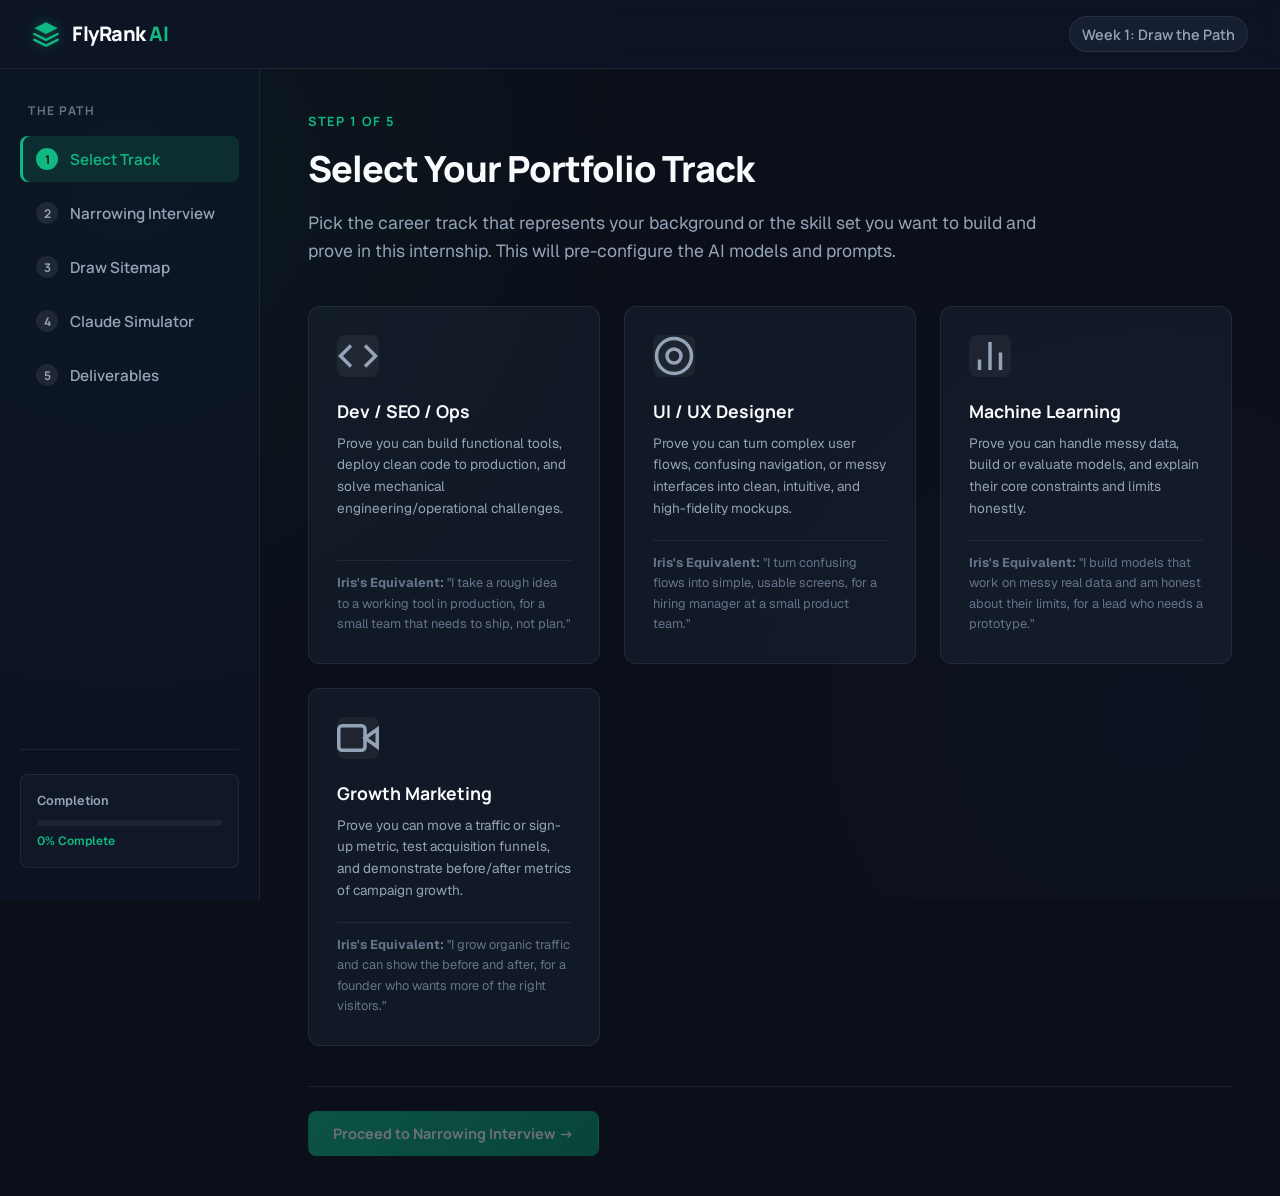
<file: index.html>
<!DOCTYPE html>
<html lang="en">
<head>
  <meta charset="UTF-8">
  <meta name="viewport" content="width=device-width, initial-scale=1.0">
  <title>Portfolio Pathbuilder & Claude Project Simulator · Week 1 · FlyRank AI</title>
  <meta name="description" content="An interactive tool to design your portfolio sitemap, simulate the Claude Project interview and pressure-test, and prepare your Week 1 deliverables.">
  <link rel="preconnect" href="https://fonts.googleapis.com">
  <link rel="preconnect" href="https://fonts.gstatic.com" crossorigin>
  <link href="https://fonts.googleapis.com/css2?family=Geist:wght@300;400;500;600;700&family=Manrope:wght@400;500;600;700;800&display=swap" rel="stylesheet">
  <link rel="stylesheet" href="styles.css">
</head>
<body>

  <!-- Top Bar -->
  <header class="topbar">
    <div class="inner-header">
      <div class="logo-area">
        <svg class="flyrank-logo" viewBox="0 0 24 24" fill="none" xmlns="http://www.w3.org/2000/svg">
          <path d="M12 2L2 7L12 12L22 7L12 2Z" fill="#10B981" />
          <path d="M2 17L12 22L22 17" stroke="#10B981" stroke-width="2" stroke-linecap="round" stroke-linejoin="round" />
          <path d="M2 12L12 17L22 12" stroke="#10B981" stroke-width="2" stroke-linecap="round" stroke-linejoin="round" />
        </svg>
        <span class="logo-text">FlyRank <span class="accent">AI</span></span>
      </div>
      <div class="tagline">Week 1: Draw the Path</div>
    </div>
  </header>

  <!-- App Container -->
  <div class="app-container">
    
    <!-- Sidebar Navigation -->
    <aside class="sidebar" id="app-sidebar">
      <div class="nav-group">
        <div class="nav-group-title">The Path</div>
        <button class="nav-item active" id="nav-btn-track" data-target="view-track">
          <span class="step-num">1</span> Select Track
        </button>
        <button class="nav-item" id="nav-btn-interview" data-target="view-interview">
          <span class="step-num">2</span> Narrowing Interview
        </button>
        <button class="nav-item" id="nav-btn-sitemap" data-target="view-sitemap">
          <span class="step-num">3</span> Draw Sitemap
        </button>
        <button class="nav-item" id="nav-btn-claude" data-target="view-claude">
          <span class="step-num">4</span> Claude Simulator
        </button>
        <button class="nav-item" id="nav-btn-deliver" data-target="view-deliver">
          <span class="step-num">5</span> Deliverables
        </button>
      </div>

      <div class="sidebar-footer">
        <div class="progress-card">
          <div class="progress-title">Completion</div>
          <div class="progress-bar-container">
            <div class="progress-bar" id="overall-progress" style="width: 20%"></div>
          </div>
          <div class="progress-text" id="progress-percent-text">20% Complete</div>
        </div>
      </div>
    </aside>

    <!-- Main View Content -->
    <main class="main-content" id="main-content-panel">
      
      <!-- STEP 1: SELECT TRACK -->
      <section class="view-panel active" id="view-track">
        <div class="panel-header">
          <span class="eyebrow">Step 1 of 5</span>
          <h1>Select Your Portfolio Track</h1>
          <p class="lead">Pick the career track that represents your background or the skill set you want to build and prove in this internship. This will pre-configure the AI models and prompts.</p>
        </div>

        <div class="grid-cards">
          <!-- Card 1: Dev/SEO/Ops -->
          <div class="track-card" id="track-card-dev" onclick="selectTrack('dev')">
            <div class="track-icon">
              <svg viewBox="0 0 24 24" fill="none" stroke="currentColor" stroke-width="2"><polyline points="16 18 22 12 16 6"></polyline><polyline points="8 6 2 12 8 18"></polyline></svg>
            </div>
            <div class="track-title">Dev / SEO / Ops</div>
            <div class="track-desc">Prove you can build functional tools, deploy clean code to production, and solve mechanical engineering/operational challenges.</div>
            <div class="track-example"><b>Iris's Equivalent:</b> "I take a rough idea to a working tool in production, for a small team that needs to ship, not plan."</div>
          </div>

          <!-- Card 2: UI/UX -->
          <div class="track-card" id="track-card-design" onclick="selectTrack('design')">
            <div class="track-icon">
              <svg viewBox="0 0 24 24" fill="none" stroke="currentColor" stroke-width="2"><path d="M12 22C17.5228 22 22 17.5228 22 12C22 6.47715 17.5228 2 12 2C6.47715 2 2 6.47715 2 12C2 17.5228 6.47715 22 12 22Z"></path><path d="M12 16C14.2091 16 16 14.2091 16 12C16 9.79086 14.2091 8 12 8C9.79086 8 8 9.79086 8 12C8 14.2091 9.79086 16 12 16Z"></path></svg>
            </div>
            <div class="track-title">UI / UX Designer</div>
            <div class="track-desc">Prove you can turn complex user flows, confusing navigation, or messy interfaces into clean, intuitive, and high-fidelity mockups.</div>
            <div class="track-example"><b>Iris's Equivalent:</b> "I turn confusing flows into simple, usable screens, for a hiring manager at a small product team."</div>
          </div>

          <!-- Card 3: Machine Learning -->
          <div class="track-card" id="track-card-ml" onclick="selectTrack('ml')">
            <div class="track-icon">
              <svg viewBox="0 0 24 24" fill="none" stroke="currentColor" stroke-width="2"><line x1="18" y1="20" x2="18" y2="10"></line><line x1="12" y1="20" x2="12" y2="4"></line><line x1="6" y1="20" x2="6" y2="14"></line></svg>
            </div>
            <div class="track-title">Machine Learning</div>
            <div class="track-desc">Prove you can handle messy data, build or evaluate models, and explain their core constraints and limits honestly.</div>
            <div class="track-example"><b>Iris's Equivalent:</b> "I build models that work on messy real data and am honest about their limits, for a lead who needs a prototype."</div>
          </div>

          <!-- Card 4: Marketing -->
          <div class="track-card" id="track-card-marketing" onclick="selectTrack('marketing')">
            <div class="track-icon">
              <svg viewBox="0 0 24 24" fill="none" stroke="currentColor" stroke-width="2"><path d="M23 7l-7 5 7 5V7z"></path><rect x="1" y="5" width="15" height="14" rx="2" ry="2"></rect></svg>
            </div>
            <div class="track-title">Growth Marketing</div>
            <div class="track-desc">Prove you can move a traffic or sign-up metric, test acquisition funnels, and demonstrate before/after metrics of campaign growth.</div>
            <div class="track-example"><b>Iris's Equivalent:</b> "I grow organic traffic and can show the before and after, for a founder who wants more of the right visitors."</div>
          </div>
        </div>

        <div class="action-row">
          <button class="btn btn-primary" id="btn-to-step2" disabled onclick="navigateTo('view-interview')">Proceed to Narrowing Interview &rarr;</button>
        </div>
      </section>

      <!-- STEP 2: NARROWING INTERVIEW -->
      <section class="view-panel" id="view-interview">
        <div class="panel-header">
          <span class="eyebrow">Step 2 of 5</span>
          <h1>The Narrowing Interview</h1>
          <p class="lead">The core exercise is using AI as an interviewer, not an author. Chat with our simulated AI coach to formulate your unique <b>Proof Statement</b>: One Claim, One Person, One Action, and one honest line on why it needs to exist.</p>
        </div>

        <div class="chat-container">
          <div class="chat-header">
            <div class="chat-agent-info">
              <div class="agent-avatar">AI</div>
              <div>
                <div class="agent-name">AI Mentor</div>
                <div class="agent-status">Narrowing Interviewer</div>
              </div>
            </div>
            <button class="btn btn-sm btn-outline-danger" onclick="resetInterview()">Reset Chat</button>
          </div>
          
          <div class="chat-messages" id="chat-messages-box">
            <!-- Dynamically populated by JS -->
          </div>

          <div class="chat-suggestions" id="chat-suggestions-container">
            <!-- Dynamic button quick replies -->
          </div>

          <div class="chat-input-area">
            <input type="text" id="chat-input-text" placeholder="Type your answer here..." onkeydown="if(event.key === 'Enter') sendUserMessage()">
            <button class="btn btn-primary btn-icon" id="btn-send-message" onclick="sendUserMessage()">
              <svg viewBox="0 0 24 24" fill="none" stroke="currentColor" stroke-width="2"><line x1="22" y1="2" x2="11" y2="13"></line><polygon points="22 2 15 22 11 13 2 9 22 2"></polygon></svg>
            </button>
          </div>
        </div>

        <!-- Resulting Proof Statement Display -->
        <div class="proof-card-box hidden" id="proof-statement-result-box">
          <div class="proof-card-header">
            <span class="proof-badge">Active Proof Statement</span>
            <button class="btn btn-sm btn-outline" onclick="editProofStatement()">Edit Text</button>
          </div>
          <div class="proof-statement-text" id="display-proof-statement">
            <!-- Populated on approval -->
          </div>
          <div class="voice-card-text" id="display-voice-card">
            <!-- Voice card summary -->
          </div>
        </div>

        <div class="action-row">
          <button class="btn btn-secondary" onclick="navigateTo('view-track')">&larr; Back to Tracks</button>
          <button class="btn btn-primary" id="btn-to-step3" disabled onclick="navigateTo('view-sitemap')">Draw Your Sitemap &rarr;</button>
        </div>
      </section>

      <!-- STEP 3: DRAW PORTFOLIO SITEMAP -->
      <section class="view-panel" id="view-sitemap">
        <div class="panel-header">
          <span class="eyebrow">Step 3 of 5</span>
          <h1>Sketch Your Portfolio Sitemap</h1>
          <p class="lead">Draw the sitemap. It should take the absolute minimum number of pages (usually 3 or 4) to walk your visitor from landing to the one action. Every page must earn its place against your claim.</p>
        </div>

        <div class="proof-summary-bar">
          <strong>Proof Goal:</strong> <span id="sitemap-goal-summary">"Complete step 2 to display your proof statement here."</span>
        </div>

        <div class="sitemap-builder-workspace">
          <!-- Sidebar: Page Tool & Rules -->
          <div class="sitemap-sidebar">
            <div class="sb-section">
              <h3>Sitemap Rules</h3>
              <ul class="rules-list">
                <li id="rule-size" class="rule-item invalid">Small and focused (3-4 pages max)</li>
                <li id="rule-landing" class="rule-item invalid">Landing page makes the clear claim</li>
                <li id="rule-proof" class="rule-item invalid">Contains at least 1 case study/work proof</li>
                <li id="rule-cta" class="rule-item invalid">Contains contact/action page containing the CTA</li>
              </ul>
            </div>

            <div class="sb-section">
              <h3>Add Page</h3>
              <div class="form-group">
                <label for="page-name-input">Page Name</label>
                <input type="text" id="page-name-input" placeholder="e.g., Case Study: Model Evaluation">
              </div>
              <div class="form-group">
                <label for="page-role-select">Page Role / Purpose</label>
                <select id="page-role-select">
                  <option value="landing">Landing &amp; Claim (Hero)</option>
                  <option value="proof">Work &amp; Case Study (Proof)</option>
                  <option value="bio">About &amp; Experience (Bio)</option>
                  <option value="action">Contact &amp; CTA (Action)</option>
                </select>
              </div>
              <div class="form-group">
                <label for="page-desc-input">Explain how it earns its place</label>
                <textarea id="page-desc-input" placeholder="Why does this page need to exist? What does it prove?"></textarea>
              </div>
              <button class="btn btn-primary btn-block" onclick="addSitemapPage()">Add Page to Site Map</button>
            </div>
          </div>

          <!-- Canvas / Layout visualizer -->
          <div class="sitemap-canvas">
            <div class="canvas-header">
              <span class="canvas-title">Visual Sitemap Flow</span>
              <button class="btn btn-sm btn-outline" onclick="exportSitemapSVG()">Export Sitemap SVG</button>
            </div>
            
            <div class="canvas-viewport" id="sitemap-canvas-nodes">
              <!-- Nodes populated dynamically by JS -->
            </div>
          </div>
        </div>

        <div class="action-row">
          <button class="btn btn-secondary" onclick="navigateTo('view-interview')">&larr; Back to Interview</button>
          <button class="btn btn-primary" id="btn-to-step4" disabled onclick="navigateTo('view-claude')">Set up Claude Project &rarr;</button>
        </div>
      </section>

      <!-- STEP 4: CLAUDE PROJECT SIMULATOR -->
      <section class="view-panel" id="view-claude">
        <div class="panel-header">
          <span class="eyebrow">Step 4 of 5</span>
          <h1>Claude Project Simulator &amp; Pressure-Test</h1>
          <p class="lead">Simulate creating your Claude Project workspace. Feed your custom instructions to the AI tutor, paste in your sitemap, and run the <b>Pressure-Test prompt</b> to find what needs to change.</p>
        </div>

        <div class="simulator-layout">
          <!-- Left: Config Settings Mockup -->
          <div class="claude-config-mockup">
            <div class="config-header">
              <div class="claude-logo">
                <svg viewBox="0 0 100 100" fill="none" xmlns="http://www.w3.org/2000/svg" class="claude-svg">
                  <path d="M50 90C72.0914 90 90 72.0914 90 50C90 27.9086 72.0914 10 50 10C27.9086 10 10 27.9086 10 50C10 72.0914 27.9086 90 50 90Z" fill="#D97706" fill-opacity="0.1"/>
                  <path d="M50 82C67.6731 82 82 67.6731 82 50C82 32.3269 67.6731 18 50 18C32.3269 18 18 32.3269 18 50C18 67.6731 32.3269 82 50 82Z" stroke="#D97706" stroke-width="4"/>
                  <path d="M40 38C40 38 45 42 50 42C55 42 60 38 60 38" stroke="#D97706" stroke-width="4" stroke-linecap="round"/>
                  <circle cx="36" cy="50" r="4" fill="#D97706"/>
                  <circle cx="64" cy="50" r="4" fill="#D97706"/>
                </svg>
              </div>
              <div class="config-title-text">
                <h3>Claude Project Settings</h3>
                <span class="subtext">Configure custom instructions</span>
              </div>
            </div>

            <div class="form-group mt-15">
              <label for="project-name-input">Project Name</label>
              <input type="text" id="project-name-input" value="Portfolio Build - Week 1" readonly class="input-disabled">
            </div>

            <div class="form-group">
              <label for="custom-instructions-area">Custom Instructions (System Prompt)</label>
              <div class="copy-container">
                <textarea id="custom-instructions-area" rows="10" readonly class="textarea-disabled">Loading instructions...</textarea>
                <button class="btn btn-sm btn-outline copy-btn-float" onclick="copyInstructions()">Copy Instructions</button>
              </div>
              <small class="helper-text">These instructions guide Claude to act as your tutor for the remaining weeks.</small>
            </div>
            
            <div class="toolkit-checker">
              <h4>Toolkit Verification Checklist</h4>
              <label class="checkbox-container">
                <input type="checkbox" id="chk-claude" onchange="updateToolkitProgress()"> Claude account configured
                <span class="checkmark"></span>
              </label>
              <label class="checkbox-container">
                <input type="checkbox" id="chk-chatgpt" onchange="updateToolkitProgress()"> ChatGPT account configured
                <span class="checkmark"></span>
              </label>
              <label class="checkbox-container">
                <input type="checkbox" id="chk-gemini" onchange="updateToolkitProgress()"> Gemini account configured
                <span class="checkmark"></span>
              </label>
              <label class="checkbox-container">
                <input type="checkbox" id="chk-perplexity" onchange="updateToolkitProgress()"> Perplexity account configured
                <span class="checkmark"></span>
              </label>
            </div>
          </div>

          <!-- Right: Chat Mockup for Pressure Test -->
          <div class="claude-chat-mockup">
            <div class="chat-mockup-header">
              <span class="project-title">Project: Portfolio Build - Week 1</span>
              <span class="model-badge">Claude 3.5 Sonnet</span>
            </div>

            <div class="chat-mockup-messages" id="claude-simulator-messages">
              <!-- Dynamically generated pressure-test chat logs -->
            </div>

            <div class="chat-mockup-input-box" id="claude-input-trigger-box">
              <div class="prompt-hint-box">
                <span class="hint-label">Run the Pressure-Test Prompt:</span>
                <p class="hint-text">Let's send your proof statement and sitemap to Claude to review.</p>
              </div>
              <button class="btn btn-primary btn-block" id="btn-run-pressure-test" onclick="runPressureTest()">Run Pressure Test Prompt</button>
            </div>

            <!-- Notes card on what to change in the sitemap -->
            <div class="change-notes-card hidden" id="change-notes-card-box">
              <h3>What is at least one thing you will change?</h3>
              <p class="subtext">Based on the pressure-test analysis, note down what changes you will make to your sitemap to ensure all pages earn their place.</p>
              <textarea id="sitemap-change-note-input" rows="3" placeholder="e.g., I will remove the general 'Skills' page and merge my bio statement directly onto the landing page so every subpage proves a specific case." oninput="saveChangeNote()"></textarea>
            </div>
          </div>
        </div>

        <div class="action-row">
          <button class="btn btn-secondary" onclick="navigateTo('view-sitemap')">&larr; Back to Sitemap</button>
          <button class="btn btn-primary" id="btn-to-step5" disabled onclick="navigateTo('view-deliver')">Go to Deliverables &rarr;</button>
        </div>
      </section>

      <!-- STEP 5: DELIVERABLES HUB -->
      <section class="view-panel" id="view-deliver">
        <div class="panel-header">
          <span class="eyebrow">Step 5 of 5</span>
          <h1>Deliverables Summary</h1>
          <p class="lead">Congratulations! You have completed the exercises for Week 1. Below are the files, text snippets, and checklists ready to post to your track thread.</p>
        </div>

        <div class="deliverables-grid">
          
          <!-- Checklist Card -->
          <div class="deliverable-card">
            <h3>Submission Checklist</h3>
            <ul class="d-checklist">
              <li class="chk-item" id="chk-item-statement">Proof Statement generated &amp; narrowed</li>
              <li class="chk-item" id="chk-item-sitemap">Small Sitemap designed (3-4 pages)</li>
              <li class="chk-item" id="chk-item-toolkit">Toolkit accounts set up (4 accounts verified)</li>
              <li class="chk-item" id="chk-item-instructions">Claude Project custom instructions configured</li>
              <li class="chk-item" id="chk-item-test">Sitemap pressure-tested by Claude</li>
              <li class="chk-item" id="chk-item-note">At least one change noted</li>
            </ul>
          </div>

          <!-- Compilation text area -->
          <div class="deliverable-card card-large">
            <div class="d-card-header">
              <h3>Deliverable Text Post</h3>
              <button class="btn btn-sm btn-outline" onclick="copyCompilationText()">Copy Entire Post</button>
            </div>
            
            <div class="compilation-preview" id="compilation-post-text">
              <!-- Rendered markdown copy paste block -->
            </div>
          </div>
        </div>

        <div class="action-row">
          <button class="btn btn-secondary" onclick="navigateTo('view-claude')">&larr; Back to Claude Simulator</button>
          <button class="btn btn-success" onclick="finishProject()">Complete Task &amp; Export Artifacts</button>
        </div>
      </section>

    </main>
  </div>

  <script src="app.js"></script>
</body>
</html>
</file>
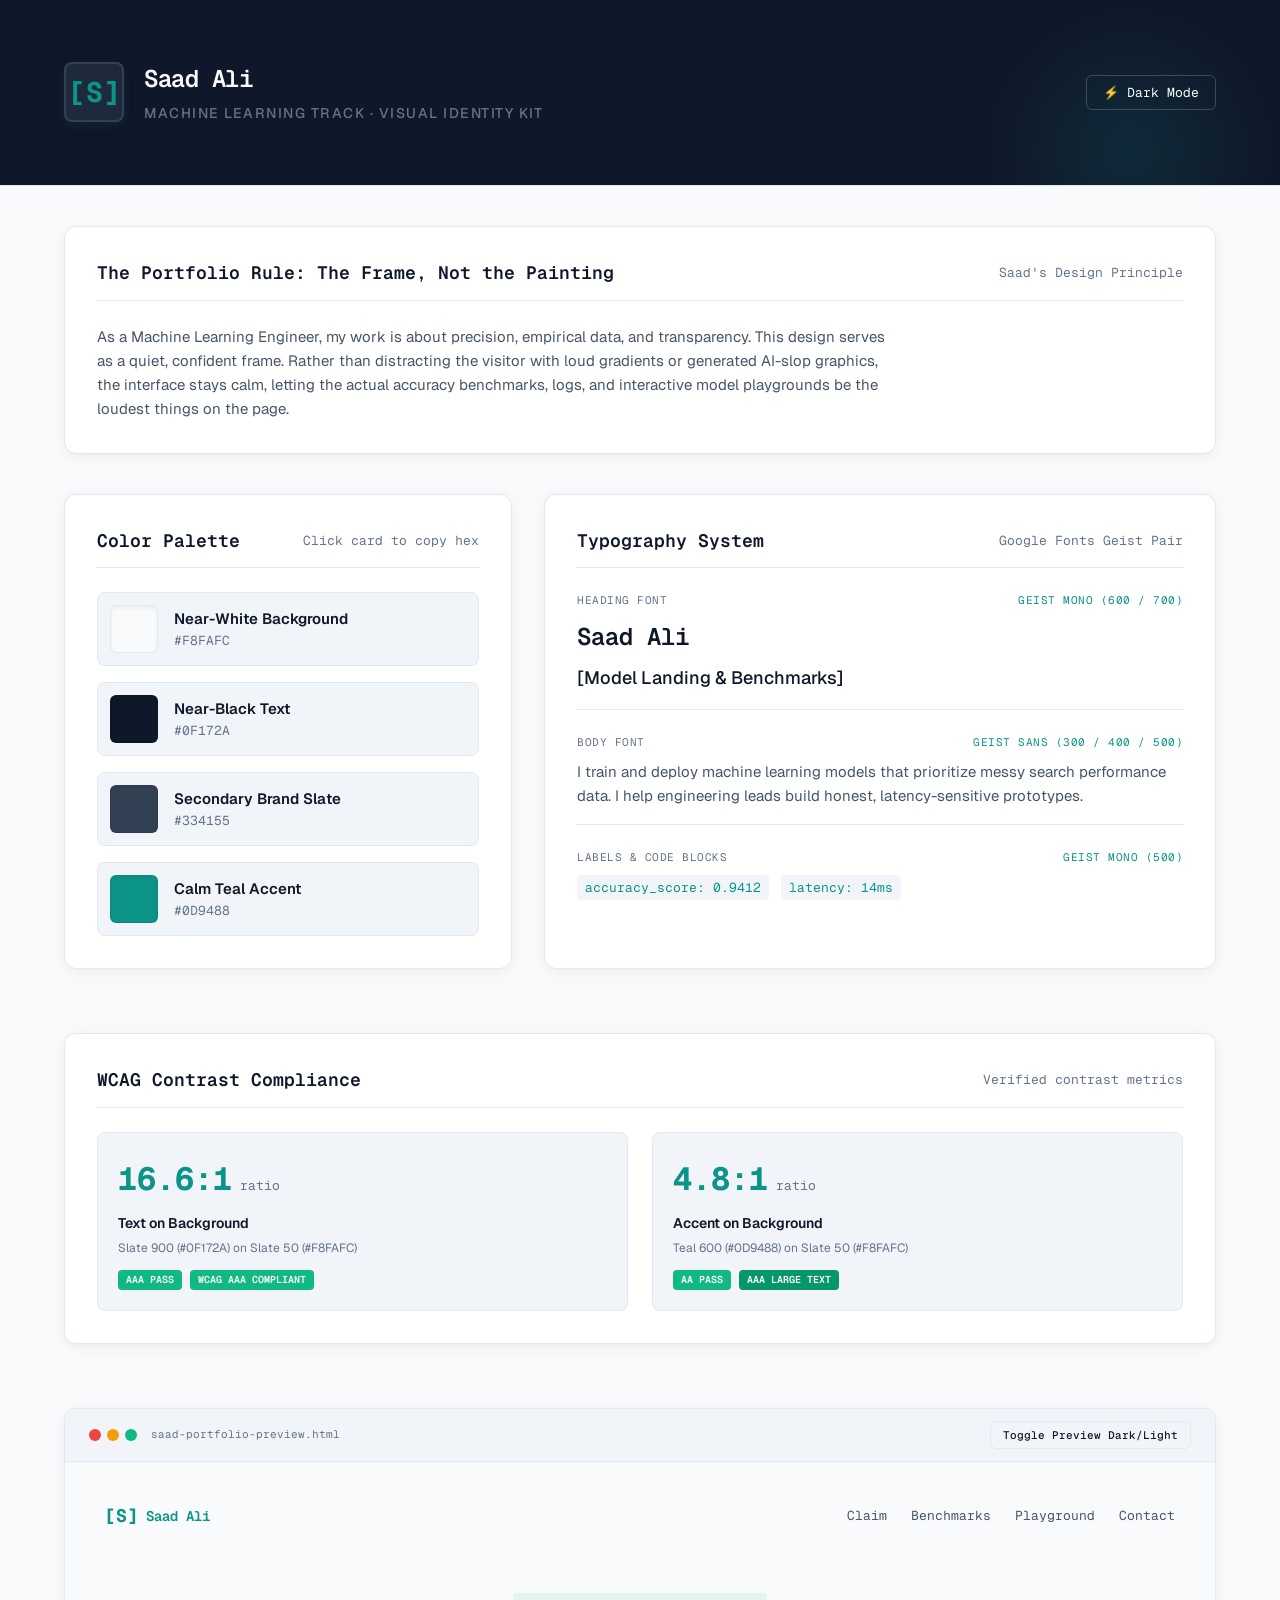
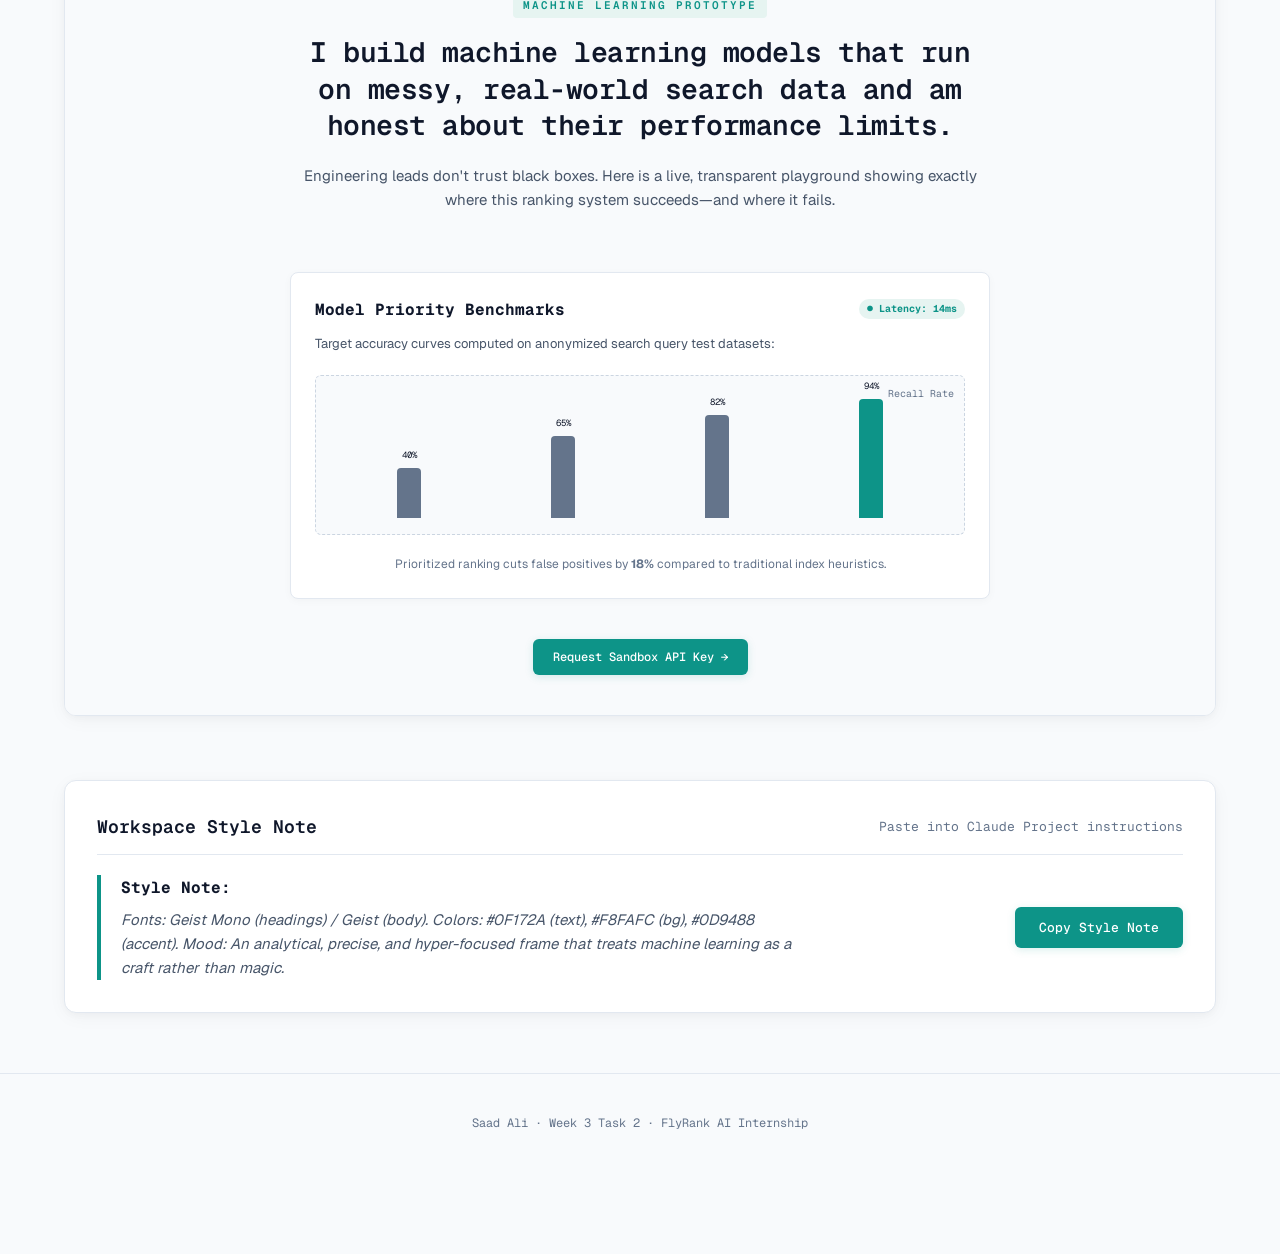
<file: week 03/Task 02/index.html>
<!DOCTYPE html>
<html lang="en" data-theme="light">
<head>
  <meta charset="UTF-8">
  <meta name="viewport" content="width=device-width, initial-scale=1.0">
  <title>Saad Ali — Visual Identity Kit · ML Portfolio</title>
  <meta name="description" content="Official Visual Identity Kit for Saad's Machine Learning Portfolio. Featuring design tokens, color palette, custom monogram, Geist typography specimens, and style notes.">
  <link rel="stylesheet" href="styles.css">
</head>
<body>

  <!-- Toast Notification Box -->
  <div id="toast-notification" class="toast-msg">Copied to clipboard!</div>

  <!-- Hero Header -->
  <header class="hero-header" id="main-header">
    <div class="container header-content">
      <div class="brand-info">
        <div class="monogram" id="brand-monogram">[S]</div>
        <div class="title-area">
          <h1>Saad Ali</h1>
          <p>Machine Learning Track · Visual Identity Kit</p>
        </div>
      </div>
      <button class="theme-toggle-btn" id="global-theme-toggle" onclick="toggleGlobalTheme()">
        <span id="theme-btn-icon">⚡</span> <span id="theme-btn-text">Dark Mode</span>
      </button>
    </div>
  </header>

  <!-- Main Container -->
  <main class="container" style="margin-top: 40px;">
    
    <!-- Introduction Summary -->
    <section class="card" style="margin-bottom: 32px;" id="intro-card">
      <h2 class="card-title">
        The Portfolio Rule: The Frame, Not the Painting
        <span class="card-subtitle">Saad's Design Principle</span>
      </h2>
      <p style="color: var(--text-secondary); font-size: 15px; max-width: 800px;">
        As a Machine Learning Engineer, my work is about precision, empirical data, and transparency. 
        This design serves as a quiet, confident frame. Rather than distracting the visitor with loud gradients or generated AI-slop graphics, the interface stays calm, letting the actual accuracy benchmarks, logs, and interactive model playgrounds be the loudest things on the page.
      </p>
    </section>

    <!-- Column Showcase Grid -->
    <div class="dashboard-grid">
      
      <!-- COLOR PALETTE CARD -->
      <section class="card" id="palette-card">
        <h2 class="card-title">
          Color Palette
          <span class="card-subtitle">Click card to copy hex</span>
        </h2>
        
        <div class="color-list">
          
          <!-- Color 1: Background -->
          <div class="color-item" onclick="copyToClipboard('#F8FAFC', 'Background Hex')" id="color-bg">
            <div class="color-swatch" style="background-color: #F8FAFC; border: 1px solid #e2e8f0;"></div>
            <div class="color-info">
              <div class="color-name">Near-White Background</div>
              <div class="color-hex">#F8FAFC</div>
            </div>
            <span class="copy-badge">Copy</span>
          </div>

          <!-- Color 2: Near Black Text -->
          <div class="color-item" onclick="copyToClipboard('#0F172A', 'Text Hex')" id="color-text">
            <div class="color-swatch" style="background-color: #0F172A;"></div>
            <div class="color-info">
              <div class="color-name">Near-Black Text</div>
              <div class="color-hex">#0F172A</div>
            </div>
            <span class="copy-badge">Copy</span>
          </div>

          <!-- Color 3: Secondary Slate -->
          <div class="color-item" onclick="copyToClipboard('#334155', 'Secondary Hex')" id="color-secondary">
            <div class="color-swatch" style="background-color: #334155;"></div>
            <div class="color-info">
              <div class="color-name">Secondary Brand Slate</div>
              <div class="color-hex">#334155</div>
            </div>
            <span class="copy-badge">Copy</span>
          </div>

          <!-- Color 4: Teal Accent -->
          <div class="color-item" onclick="copyToClipboard('#0D9488', 'Accent Hex')" id="color-accent">
            <div class="color-swatch" style="background-color: #0D9488;"></div>
            <div class="color-info">
              <div class="color-name">Calm Teal Accent</div>
              <div class="color-hex">#0D9488</div>
            </div>
            <span class="copy-badge">Copy</span>
          </div>

        </div>
      </section>

      <!-- TYPOGRAPHY SPECIMENS CARD -->
      <section class="card" id="typography-card">
        <h2 class="card-title">
          Typography System
          <span class="card-subtitle">Google Fonts Geist Pair</span>
        </h2>
        
        <div class="specimen-group">
          
          <!-- Specimen 1: Headings -->
          <div class="specimen" id="specimen-headings">
            <div class="specimen-label">
              <span>Heading Font</span>
              <span class="specimen-font-details">Geist Mono (600 / 700)</span>
            </div>
            <h2 class="geist-mono-title">Saad Ali</h2>
            <h3 class="geist-mono-title" style="font-size: 18px; margin-top: 8px; font-weight: 500;">
              [Model Landing & Benchmarks]
            </h3>
          </div>

          <!-- Specimen 2: Body -->
          <div class="specimen" id="specimen-body">
            <div class="specimen-label">
              <span>Body Font</span>
              <span class="specimen-font-details">Geist Sans (300 / 400 / 500)</span>
            </div>
            <p class="geist-body" style="font-weight: 400;">
              I train and deploy machine learning models that prioritize messy search performance data. I help engineering leads build honest, latency-sensitive prototypes.
            </p>
          </div>

          <!-- Specimen 3: Labels and Code -->
          <div class="specimen" id="specimen-code">
            <div class="specimen-label">
              <span>Labels &amp; Code blocks</span>
              <span class="specimen-font-details">Geist Mono (500)</span>
            </div>
            <div style="margin-top: 8px;">
              <code class="geist-mono-code">accuracy_score: 0.9412</code>
              <code class="geist-mono-code" style="margin-left: 8px;">latency: 14ms</code>
            </div>
          </div>

        </div>
      </section>

      <!-- ACCESSIBILITY & CONTRAST WIDGET -->
      <section class="accessibility-auditor" id="accessibility-card">
        <h2 class="card-title">
          WCAG Contrast Compliance
          <span class="card-subtitle">Verified contrast metrics</span>
        </h2>
        
        <div class="audit-grid">
          <!-- Text on Background -->
          <div class="audit-item" id="audit-text-bg">
            <div class="audit-ratio">16.6:1 <span class="audit-ratio-lbl">ratio</span></div>
            <div class="audit-label">Text on Background</div>
            <div class="audit-desc">Slate 900 (#0F172A) on Slate 50 (#F8FAFC)</div>
            <div class="badge-row">
              <span class="pass-badge">AAA Pass</span>
              <span class="pass-badge" style="background-color: #10b981;">WCAG AAA Compliant</span>
            </div>
          </div>

          <!-- Accent on Background -->
          <div class="audit-item" id="audit-accent-bg">
            <div class="audit-ratio">4.8:1 <span class="audit-ratio-lbl">ratio</span></div>
            <div class="audit-label">Accent on Background</div>
            <div class="audit-desc">Teal 600 (#0D9488) on Slate 50 (#F8FAFC)</div>
            <div class="badge-row">
              <span class="pass-badge">AA Pass</span>
              <span class="pass-badge" style="background-color: #059669;">AAA Large text</span>
            </div>
          </div>
        </div>
      </section>

      <!-- LIVE PORTFOLIO SIMULATION SANDBOX -->
      <section class="preview-sandbox" id="sandbox-card">
        <div class="sandbox-container">
          
          <div class="sandbox-toolbar">
            <div class="window-dots">
              <div class="window-dot red"></div>
              <div class="window-dot yellow"></div>
              <div class="window-dot green"></div>
              <span style="font-family: 'Geist Mono', monospace; font-size: 11px; color: var(--text-tertiary); margin-left: 8px;">
                saad-portfolio-preview.html
              </span>
            </div>
            
            <div class="sandbox-controls">
              <button class="btn btn-secondary" style="padding: 6px 12px; font-size: 11px;" id="preview-theme-toggle" onclick="togglePreviewTheme()">
                Toggle Preview Dark/Light
              </button>
            </div>
          </div>

          <!-- The simulated web page template -->
          <div class="sandbox-canvas" id="portfolio-preview-canvas" data-preview-theme="light">
            
            <!-- Navbar -->
            <nav class="simulated-nav">
              <div class="simulated-logo">
                <span>[S]</span>
                <span style="font-size: 14px; font-weight: 600;">Saad Ali</span>
              </div>
              <div class="simulated-links">
                <a href="#claim" onclick="return false;">Claim</a>
                <a href="#benchmarks" onclick="return false;">Benchmarks</a>
                <a href="#playground" onclick="return false;">Playground</a>
                <a href="#contact" onclick="return false;">Contact</a>
              </div>
            </nav>

            <!-- Hero Column -->
            <div class="simulated-hero">
              <span class="simulated-tag" id="simulated-tag-el">Machine Learning Prototype</span>
              <h2>I build machine learning models that run on messy, real-world search data and am honest about their performance limits.</h2>
              <p>Engineering leads don't trust black boxes. Here is a live, transparent playground showing exactly where this ranking system succeeds—and where it fails.</p>
            </div>

            <!-- Case Study Widget (accuracy benchmarks) -->
            <div class="simulated-case-study">
              <h3>
                <span>Model Priority Benchmarks</span>
                <span class="simulated-status-dot">● Latency: 14ms</span>
              </h3>
              <p style="font-size: 13px; margin-bottom: 15px;">Target accuracy curves computed on anonymized search query test datasets:</p>
              
              <div class="simulated-chart-container">
                <div class="chart-legend">Recall Rate</div>
                <div class="chart-bar" style="height: 40%;" data-val="40%"></div>
                <div class="chart-bar" style="height: 65%;" data-val="65%"></div>
                <div class="chart-bar" style="height: 82%;" data-val="82%"></div>
                <div class="chart-bar accented" style="height: 94%;" data-val="94%"></div>
              </div>
              
              <p style="font-size: 12px; color: #64748b; text-align: center;">
                Prioritized ranking cuts false positives by <strong>18%</strong> compared to traditional index heuristics.
              </p>
            </div>

            <div class="simulated-cta-row">
              <button class="btn" style="padding: 10px 20px; font-size: 12px;" onclick="alert('API Key Form Triggered')">
                Request Sandbox API Key &rarr;
              </button>
            </div>

          </div>

        </div>
      </section>

      <!-- STYLE NOTE CODE CARD -->
      <section class="style-note-card" id="style-note-box">
        <h2 class="card-title" style="margin-bottom: 20px;">
          Workspace Style Note
          <span class="card-subtitle">Paste into Claude Project instructions</span>
        </h2>
        
        <div class="style-note-container">
          <div class="style-note-content">
            <h3>Style Note:</h3>
            <p id="style-note-text">
              Fonts: Geist Mono (headings) / Geist (body). Colors: #0F172A (text), #F8FAFC (bg), #0D9488 (accent). Mood: An analytical, precise, and hyper-focused frame that treats machine learning as a craft rather than magic.
            </p>
          </div>
          <div class="style-note-action">
            <button class="btn" onclick="copyStyleNote()" id="copy-note-btn">
              Copy Style Note
            </button>
          </div>
        </div>
      </section>

    </div>
  </main>

  <!-- Footer Section -->
  <footer class="showcase-footer">
    <p>Saad Ali · Week 3 Task 2 · FlyRank AI Internship</p>
  </footer>

  <!-- Scripts -->
  <script>
    // Copy to clipboard helper
    function copyToClipboard(text, label) {
      navigator.clipboard.writeText(text).then(function() {
        showToast("Copied " + label + " to clipboard: " + text);
      }, function(err) {
        showToast("Failed to copy text: " + err);
      });
    }

    // Show toast message
    function showToast(message) {
      const toast = document.getElementById("toast-notification");
      toast.innerText = message;
      toast.classList.add("show");
      setTimeout(function() {
        toast.classList.remove("show");
      }, 2500);
    }

    // Copy style note specifically
    function copyStyleNote() {
      const text = document.getElementById("style-note-text").innerText.trim();
      navigator.clipboard.writeText(text).then(function() {
        showToast("Copied Style Note to clipboard!");
        
        // Brief button indicator change
        const btn = document.getElementById("copy-note-btn");
        const originalText = btn.innerText;
        btn.innerText = "Copied!";
        btn.style.backgroundColor = "#10B981";
        setTimeout(function() {
          btn.innerText = originalText;
          btn.style.backgroundColor = "";
        }, 1500);
      });
    }

    // Toggle global light/dark theme for the showcase page itself
    function toggleGlobalTheme() {
      const htmlEl = document.documentElement;
      const themeText = document.getElementById("theme-btn-text");
      const themeIcon = document.getElementById("theme-btn-icon");
      
      if (htmlEl.getAttribute("data-theme") === "light") {
        htmlEl.setAttribute("data-theme", "dark");
        themeText.innerText = "Light Mode";
        themeIcon.innerText = "☀️";
        showToast("Showcase switched to Dark Mode");
      } else {
        htmlEl.setAttribute("data-theme", "light");
        themeText.innerText = "Dark Mode";
        themeIcon.innerText = "⚡";
        showToast("Showcase switched to Light Mode");
      }
    }

    // Toggle simulated preview container theme (independently)
    function togglePreviewTheme() {
      const previewEl = document.getElementById("portfolio-preview-canvas");
      const current = previewEl.getAttribute("data-preview-theme");
      
      if (current === "light") {
        previewEl.setAttribute("data-preview-theme", "dark");
        showToast("Simulated Portfolio preview toggled to Dark");
      } else {
        previewEl.setAttribute("data-preview-theme", "light");
        showToast("Simulated Portfolio preview toggled to Light");
      }
    }
  </script>
</body>
</html>
</file>
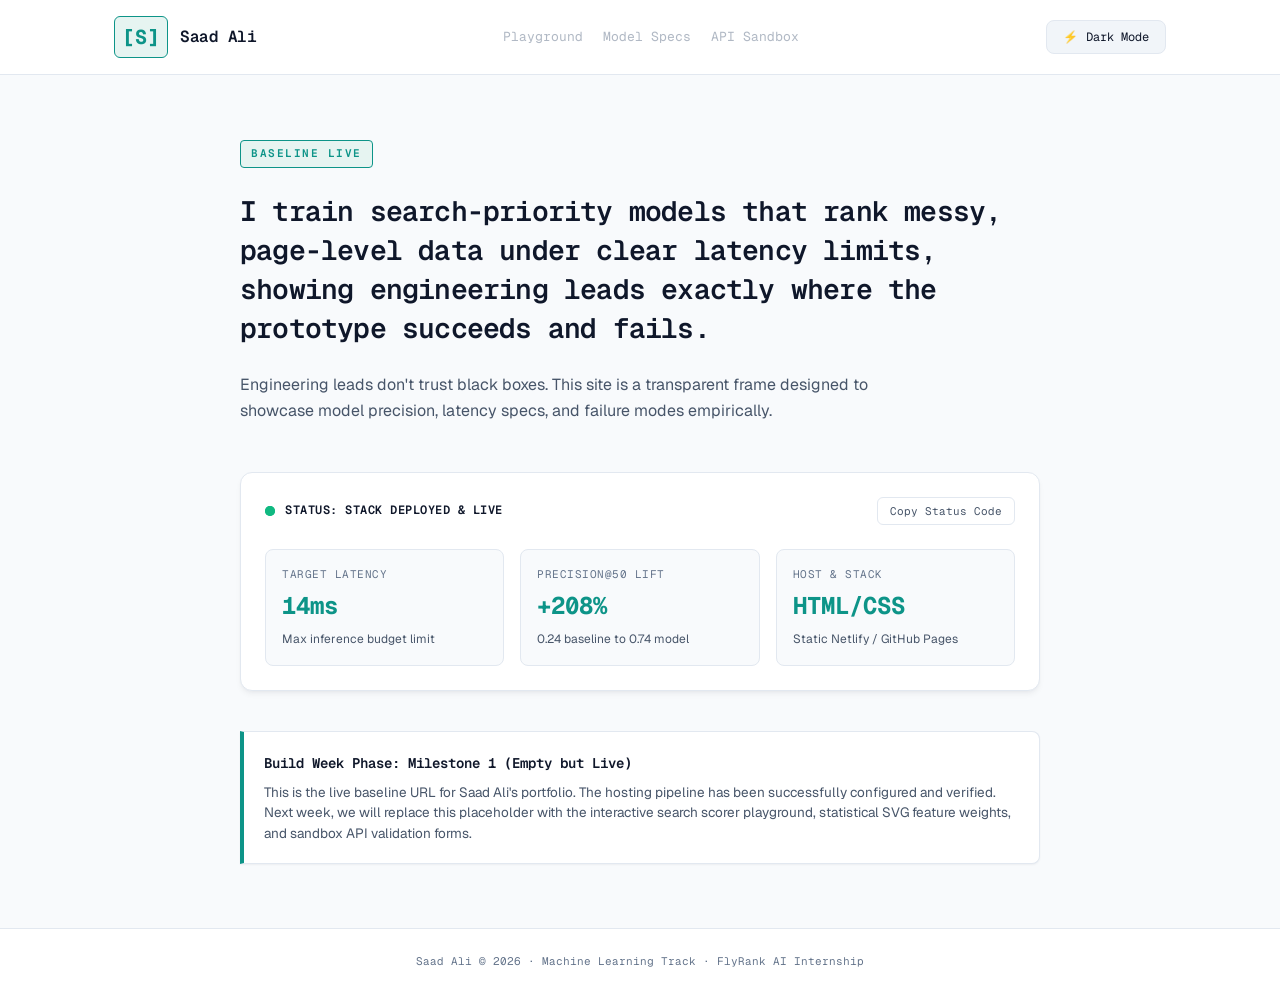
<file: week 04/Task 02/index.html>
<!DOCTYPE html>
<html lang="en" data-theme="light">
<head>
  <meta charset="UTF-8">
  <meta name="viewport" content="width=device-width, initial-scale=1.0">
  <title>Saad Ali — Machine Learning Portfolio</title>
  <meta name="description" content="Machine Learning Portfolio of Saad Ali. Search-priority ranking models built under clear latency limits with empirical transparency.">
  
  <!-- Preconnect Google Fonts -->
  <link rel="preconnect" href="https://fonts.googleapis.com">
  <link rel="preconnect" href="https://fonts.gstatic.com" crossorigin>
  <link href="https://fonts.googleapis.com/css2?family=Geist:wght@300;400;500;600;700&family=Geist+Mono:wght@400;500;600;700&display=swap" rel="stylesheet">
  
  <link rel="stylesheet" href="styles.css">
</head>
<body>

  <!-- Toast Notification -->
  <div id="toast" class="toast">Status copied to clipboard!</div>

  <!-- Header -->
  <header class="navbar">
    <div class="nav-container">
      <div class="brand">
        <div class="monogram">[S]</div>
        <span class="brand-name">Saad Ali</span>
      </div>
      <nav class="nav-links">
        <a href="#playground" class="nav-link disabled">Playground</a>
        <a href="#specs" class="nav-link disabled">Model Specs</a>
        <a href="#api" class="nav-link disabled">API Sandbox</a>
      </nav>
      <button class="theme-toggle" id="theme-toggle-btn" aria-label="Toggle Theme">
        <span class="toggle-icon">⚡</span>
        <span class="toggle-text">Dark Mode</span>
      </button>
    </div>
  </header>

  <!-- Hero & Claim Section -->
  <main class="hero-section">
    <div class="hero-container">
      <div class="badge">Baseline Live</div>
      <h1 class="hero-claim">
        I train search-priority models that rank messy, page-level data under clear latency limits, showing engineering leads exactly where the prototype succeeds and fails.
      </h1>
      <p class="hero-subtitle">
        Engineering leads don't trust black boxes. This site is a transparent frame designed to showcase model precision, latency specs, and failure modes empirically.
      </p>

      <!-- Status Dashboard -->
      <section class="dashboard">
        <div class="dashboard-header">
          <div class="status-indicator">
            <span class="status-pulse"></span>
            <span class="status-label">STATUS: STACK DEPLOYED & LIVE</span>
          </div>
          <button class="copy-status-btn" onclick="copyStatus()">Copy Status Code</button>
        </div>
        
        <div class="grid-metrics">
          <div class="metric-card" onclick="copyMetric(this, 'Inference Latency')">
            <div class="metric-label">Target Latency</div>
            <div class="metric-value">14ms</div>
            <div class="metric-desc">Max inference budget limit</div>
          </div>
          
          <div class="metric-card" onclick="copyMetric(this, 'Precision@50 Lift')">
            <div class="metric-label">Precision@50 Lift</div>
            <div class="metric-value">+208%</div>
            <div class="metric-desc">0.24 baseline to 0.74 model</div>
          </div>

          <div class="metric-card" onclick="copyMetric(this, 'Chosen Stack')">
            <div class="metric-label">Host &amp; Stack</div>
            <div class="metric-value">HTML/CSS</div>
            <div class="metric-desc">Static Netlify / GitHub Pages</div>
          </div>
        </div>
      </section>

      <!-- Build Week Placeholder Alert -->
      <div class="info-callout">
        <h3>Build Week Phase: Milestone 1 (Empty but Live)</h3>
        <p>
          This is the live baseline URL for Saad Ali's portfolio. The hosting pipeline has been successfully configured and verified. Next week, we will replace this placeholder with the interactive search scorer playground, statistical SVG feature weights, and sandbox API validation forms.
        </p>
      </div>

    </div>
  </main>

  <!-- Footer -->
  <footer class="footer">
    <p>Saad Ali &copy; 2026 · Machine Learning Track · FlyRank AI Internship</p>
  </footer>

  <script>
    // Theme toggle logic
    const themeToggleBtn = document.getElementById('theme-toggle-btn');
    const toggleText = themeToggleBtn.querySelector('.toggle-text');
    const toggleIcon = themeToggleBtn.querySelector('.toggle-icon');

    themeToggleBtn.addEventListener('click', () => {
      const currentTheme = document.documentElement.getAttribute('data-theme');
      let newTheme = 'light';
      
      if (currentTheme === 'light') {
        newTheme = 'dark';
        toggleText.textContent = 'Light Mode';
        toggleIcon.textContent = '☀️';
      } else {
        toggleText.textContent = 'Dark Mode';
        toggleIcon.textContent = '⚡';
      }
      
      document.documentElement.setAttribute('data-theme', newTheme);
      showToast(`Switched to ${newTheme} theme`);
    });

    // Copy status helper
    function copyStatus() {
      const textToCopy = "status: live\nstack: plain-code-netlify\nclaim: verified\nlatency: 14ms\nprecision_lift: 0.74";
      navigator.clipboard.writeText(textToCopy).then(() => {
        showToast("Status code copied to clipboard!");
      });
    }

    // Copy metric helper
    function copyMetric(element, name) {
      const value = element.querySelector('.metric-value').textContent;
      navigator.clipboard.writeText(`${name}: ${value}`).then(() => {
        showToast(`Copied ${name} (${value})`);
      });
    }

    // Toast notification helper
    function showToast(message) {
      const toast = document.getElementById('toast');
      toast.textContent = message;
      toast.classList.add('show');
      setTimeout(() => {
        toast.classList.remove('show');
      }, 2500);
    }
  </script>
</body>
</html>
</file>
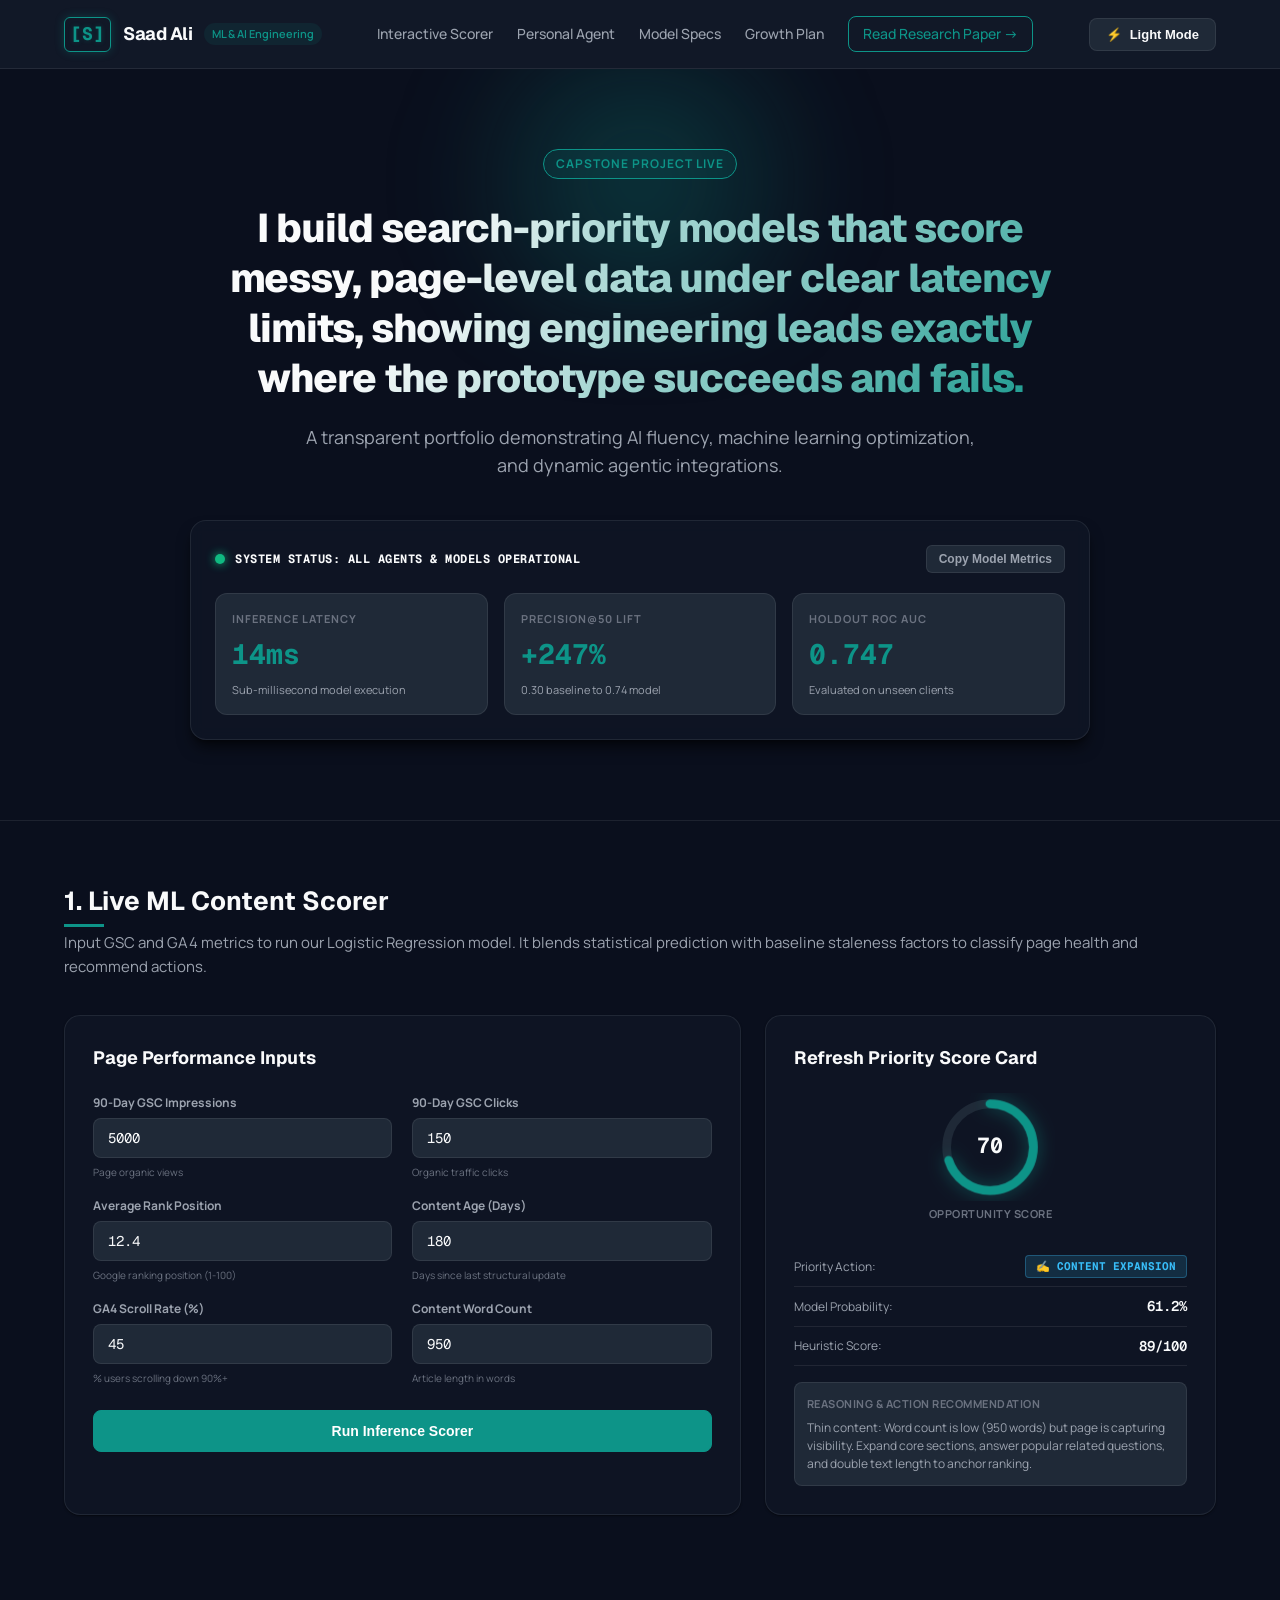
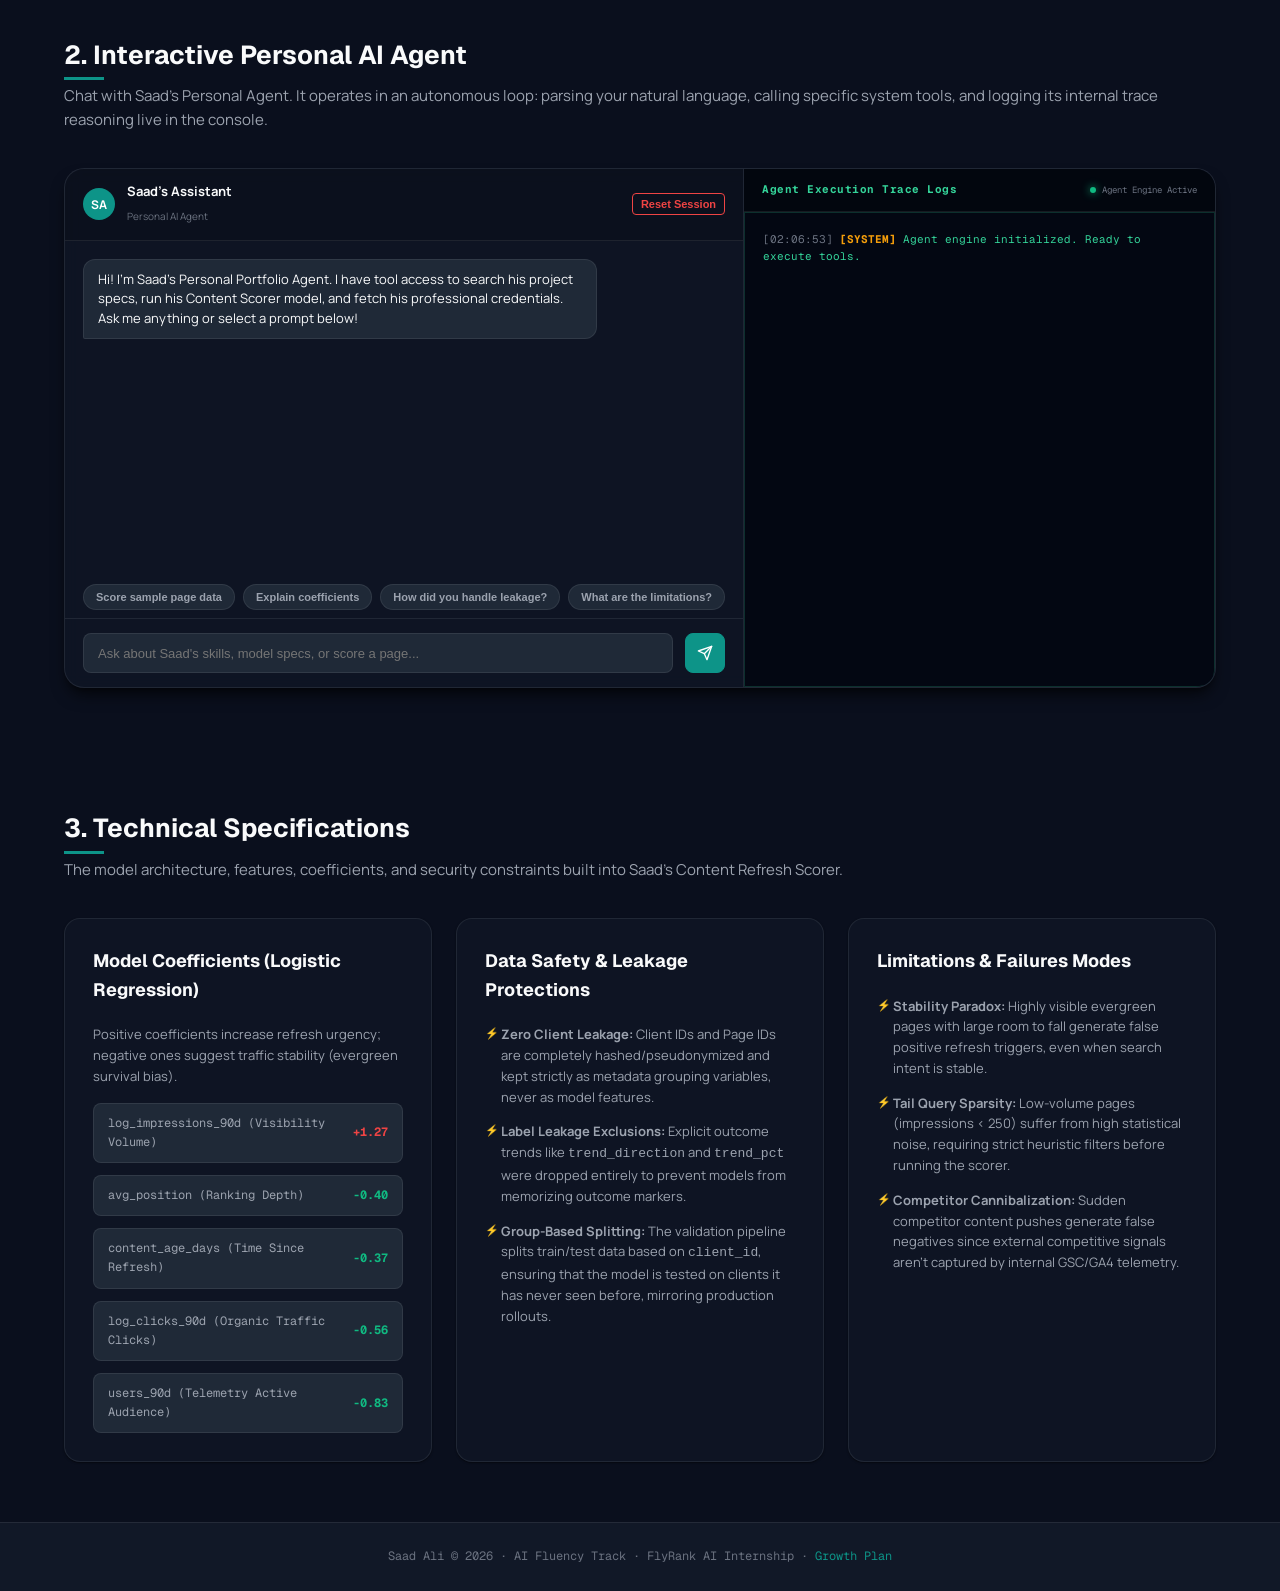
<file: week 06/capstone/index.html>
<!DOCTYPE html>
<html lang="en" data-theme="dark">
<head>
  <meta charset="UTF-8">
  <meta name="viewport" content="width=device-width, initial-scale=1.0">
  <title>Saad Ali — Interactive ML Scorer & Portfolio Agent</title>
  <meta name="description" content="Machine Learning Portfolio of Saad Ali. Live content refresh scorer and autonomous tool-calling AI agent.">
  <link rel="preconnect" href="https://fonts.googleapis.com">
  <link rel="preconnect" href="https://fonts.gstatic.com" crossorigin>
  <link href="https://fonts.googleapis.com/css2?family=Geist:wght@300;400;500;600;700&family=Geist+Mono:wght@400;500;600;700&family=Manrope:wght@400;500;600;700;800&display=swap" rel="stylesheet">
  <link rel="stylesheet" href="styles.css">
</head>
<body>

  <!-- Toast Notification -->
  <div id="toast" class="toast">Metric copied to clipboard!</div>

  <!-- Navbar -->
  <header class="navbar">
    <div class="nav-container">
      <div class="brand">
        <div class="monogram">[S]</div>
        <span class="brand-name">Saad Ali</span>
        <span class="brand-badge">ML &amp; AI Engineering</span>
      </div>
      <nav class="nav-links">
        <a href="#playground" class="nav-link">Interactive Scorer</a>
        <a href="#agent-section" class="nav-link">Personal Agent</a>
        <a href="#specs" class="nav-link">Model Specs</a>
        <a href="next_case_study.md" class="nav-link">Growth Plan</a>
        <a href="../index.html" class="nav-link outline-link">Read Research Paper &rarr;</a>
      </nav>
      <button class="theme-toggle" id="theme-toggle-btn" aria-label="Toggle Theme">
        <span class="toggle-icon">⚡</span>
        <span class="toggle-text">Light Mode</span>
      </button>
    </div>
  </header>

  <!-- Hero Section -->
  <section class="hero-section">
    <div class="hero-container">
      <div class="hero-glow"></div>
      <div class="badge">Capstone Project Live</div>
      <h1 class="hero-claim">
        I build search-priority models that score messy, page-level data under clear latency limits, showing engineering leads exactly where the prototype succeeds and fails.
      </h1>
      <p class="hero-subtitle">
        A transparent portfolio demonstrating AI fluency, machine learning optimization, and dynamic agentic integrations.
      </p>

      <!-- Status Dashboard -->
      <section class="dashboard">
        <div class="dashboard-header">
          <div class="status-indicator">
            <span class="status-pulse"></span>
            <span class="status-label">SYSTEM STATUS: ALL AGENTS & MODELS OPERATIONAL</span>
          </div>
          <button class="copy-status-btn" onclick="copyStatus()">Copy Model Metrics</button>
        </div>
        
        <div class="grid-metrics">
          <div class="metric-card" onclick="copyMetric('Latency Budget', '14ms inference budget limit')">
            <div class="metric-label">Inference Latency</div>
            <div class="metric-value">14ms</div>
            <div class="metric-desc">Sub-millisecond model execution</div>
          </div>
          
          <div class="metric-card" onclick="copyMetric('Precision@50 Lift', '+247% lift over heuristic baseline')">
            <div class="metric-label">Precision@50 Lift</div>
            <div class="metric-value">+247%</div>
            <div class="metric-desc">0.30 baseline to 0.74 model</div>
          </div>

          <div class="metric-card" onclick="copyMetric('ROC AUC', '0.747 AUC on client holdouts')">
            <div class="metric-label">Holdout ROC AUC</div>
            <div class="metric-value">0.747</div>
            <div class="metric-desc">Evaluated on unseen clients</div>
          </div>
        </div>
      </section>
    </div>
  </section>

  <!-- Section: Interactive Scorer Playground -->
  <section class="section-container" id="playground">
    <div class="section-header">
      <h2>1. Live ML Content Scorer</h2>
      <p>Input GSC and GA4 metrics to run our Logistic Regression model. It blends statistical prediction with baseline staleness factors to classify page health and recommend actions.</p>
    </div>

    <div class="playground-layout">
      <!-- Input Panel -->
      <div class="card card-input">
        <h3>Page Performance Inputs</h3>
        <form id="scorer-form" onsubmit="calculateScore(event)">
          <div class="form-grid">
            <div class="form-group">
              <label for="impressions">90-Day GSC Impressions</label>
              <input type="number" id="impressions" value="5000" min="1" required>
              <span class="help-text">Page organic views</span>
            </div>
            
            <div class="form-group">
              <label for="clicks">90-Day GSC Clicks</label>
              <input type="number" id="clicks" value="150" min="0" required>
              <span class="help-text">Organic traffic clicks</span>
            </div>

            <div class="form-group">
              <label for="avg-position">Average Rank Position</label>
              <input type="number" id="avg-position" value="12.4" min="1" max="100" step="0.1" required>
              <span class="help-text">Google ranking position (1-100)</span>
            </div>

            <div class="form-group">
              <label for="content-age">Content Age (Days)</label>
              <input type="number" id="content-age" value="180" min="0" required>
              <span class="help-text">Days since last structural update</span>
            </div>

            <div class="form-group">
              <label for="scroll-rate">GA4 Scroll Rate (%)</label>
              <input type="number" id="scroll-rate" value="45" min="0" max="100" required>
              <span class="help-text">% users scrolling down 90%+</span>
            </div>

            <div class="form-group">
              <label for="word-count">Content Word Count</label>
              <input type="number" id="word-count" value="950" min="1" required>
              <span class="help-text">Article length in words</span>
            </div>
          </div>
          <button type="submit" class="btn btn-primary btn-block">Run Inference Scorer</button>
        </form>
      </div>

      <!-- Result Panel -->
      <div class="card card-result">
        <h3>Refresh Priority Score Card</h3>
        <div class="result-display-grid">
          <div class="gauge-wrapper">
            <svg class="gauge" viewBox="0 0 100 100">
              <circle class="gauge-bg" cx="50" cy="50" r="40"></circle>
              <circle class="gauge-fill" id="gauge-fill-circle" cx="50" cy="50" r="40" style="stroke-dasharray: 0, 251.2;"></circle>
              <text class="gauge-value" id="gauge-value-text" x="50" y="55">0</text>
            </svg>
            <span class="gauge-label">Opportunity Score</span>
          </div>

          <div class="result-details">
            <div class="metric-row">
              <span class="label">Priority Action:</span>
              <span class="value-badge" id="action-badge">Run Scorer</span>
            </div>
            <div class="metric-row">
              <span class="label">Model Probability:</span>
              <span class="value" id="res-probability">0.0%</span>
            </div>
            <div class="metric-row">
              <span class="label">Heuristic Score:</span>
              <span class="value" id="res-heuristic">0/100</span>
            </div>
            <div class="reasoning-box">
              <h4>Reasoning &amp; Action Recommendation</h4>
              <p id="res-reasoning">Enter metrics and run the scorer to analyze content decay factors.</p>
            </div>
          </div>
        </div>
      </div>
    </div>
  </section>

  <!-- Section: Interactive Personal Agent Console -->
  <section class="section-container" id="agent-section">
    <div class="section-header">
      <h2>2. Interactive Personal AI Agent</h2>
      <p>Chat with Saad's Personal Agent. It operates in an autonomous loop: parsing your natural language, calling specific system tools, and logging its internal trace reasoning live in the console.</p>
    </div>

    <!-- Agent Console Container -->
    <div class="agent-console">
      
      <!-- Left Panel: Chat Interface -->
      <div class="chat-panel">
        <div class="panel-header-bar">
          <div class="agent-identity">
            <div class="agent-avatar">SA</div>
            <div>
              <h3>Saad's Assistant</h3>
              <span class="agent-role">Personal AI Agent</span>
            </div>
          </div>
          <button class="btn btn-xs btn-outline-danger" onclick="resetAgentChat()">Reset Session</button>
        </div>
        
        <div class="chat-messages-box" id="agent-chat-messages">
          <!-- Populated dynamically -->
        </div>

        <div class="quick-replies-container" id="agent-quick-replies">
          <!-- Populated dynamically -->
        </div>

        <div class="chat-input-area">
          <input type="text" id="agent-chat-input" placeholder="Ask about Saad's skills, model specs, or score a page..." onkeydown="if(event.key === 'Enter') sendAgentMessage()">
          <button class="btn btn-primary btn-icon-only" onclick="sendAgentMessage()">
            <svg viewBox="0 0 24 24" fill="none" stroke="currentColor" stroke-width="2" stroke-linecap="round" stroke-linejoin="round"><line x1="22" y1="2" x2="11" y2="13"></line><polygon points="22 2 15 22 11 13 2 9 22 2"></polygon></svg>
          </button>
        </div>
      </div>

      <!-- Right Panel: Agent Internal Trace Logger -->
      <div class="trace-panel">
        <div class="panel-header-bar">
          <span class="terminal-title">Agent Execution Trace Logs</span>
          <span class="pulse-badge"><span class="status-pulse green"></span>Agent Engine Active</span>
        </div>
        <div class="terminal-body" id="agent-trace-logs">
          <!-- Terminal logs populated dynamically -->
        </div>
      </div>

    </div>
  </section>

  <!-- Section: Technical Specifications -->
  <section class="section-container" id="specs">
    <div class="section-header">
      <h2>3. Technical Specifications</h2>
      <p>The model architecture, features, coefficients, and security constraints built into Saad's Content Refresh Scorer.</p>
    </div>

    <div class="specs-grid">
      <!-- Card: Feature Coefficients -->
      <div class="card">
        <h3>Model Coefficients (Logistic Regression)</h3>
        <p class="card-intro">Positive coefficients increase refresh urgency; negative ones suggest traffic stability (evergreen survival bias).</p>
        <div class="coef-list">
          <div class="coef-item">
            <span class="coef-feature">log_impressions_90d (Visibility Volume)</span>
            <span class="coef-val positive">+1.27</span>
          </div>
          <div class="coef-item">
            <span class="coef-feature">avg_position (Ranking Depth)</span>
            <span class="coef-val negative">-0.40</span>
          </div>
          <div class="coef-item">
            <span class="coef-feature">content_age_days (Time Since Refresh)</span>
            <span class="coef-val negative">-0.37</span>
          </div>
          <div class="coef-item">
            <span class="coef-feature">log_clicks_90d (Organic Traffic Clicks)</span>
            <span class="coef-val negative">-0.56</span>
          </div>
          <div class="coef-item">
            <span class="coef-feature">users_90d (Telemetry Active Audience)</span>
            <span class="coef-val negative">-0.83</span>
          </div>
        </div>
      </div>

      <!-- Card: Data Safety -->
      <div class="card">
        <h3>Data Safety &amp; Leakage Protections</h3>
        <ul class="specs-list">
          <li><strong>Zero Client Leakage:</strong> Client IDs and Page IDs are completely hashed/pseudonymized and kept strictly as metadata grouping variables, never as model features.</li>
          <li><strong>Label Leakage Exclusions:</strong> Explicit outcome trends like <code>trend_direction</code> and <code>trend_pct</code> were dropped entirely to prevent models from memorizing outcome markers.</li>
          <li><strong>Group-Based Splitting:</strong> The validation pipeline splits train/test data based on <code>client_id</code>, ensuring that the model is tested on clients it has never seen before, mirroring production rollouts.</li>
        </ul>
      </div>

      <!-- Card: Model Constraints -->
      <div class="card">
        <h3>Limitations &amp; Failures Modes</h3>
        <ul class="specs-list">
          <li><strong>Stability Paradox:</strong> Highly visible evergreen pages with large room to fall generate false positive refresh triggers, even when search intent is stable.</li>
          <li><strong>Tail Query Sparsity:</strong> Low-volume pages (impressions &lt; 250) suffer from high statistical noise, requiring strict heuristic filters before running the scorer.</li>
          <li><strong>Competitor Cannibalization:</strong> Sudden competitor content pushes generate false negatives since external competitive signals aren't captured by internal GSC/GA4 telemetry.</li>
        </ul>
      </div>
    </div>
  </section>

  <!-- Footer -->
  <footer class="footer">
    <p>Saad Ali &copy; 2026 · AI Fluency Track · FlyRank AI Internship · <a href="next_case_study.md" style="color: var(--accent); text-decoration: none;">Growth Plan</a></p>
  </footer>

  <script src="app.js"></script>
</body>
</html>
</file>
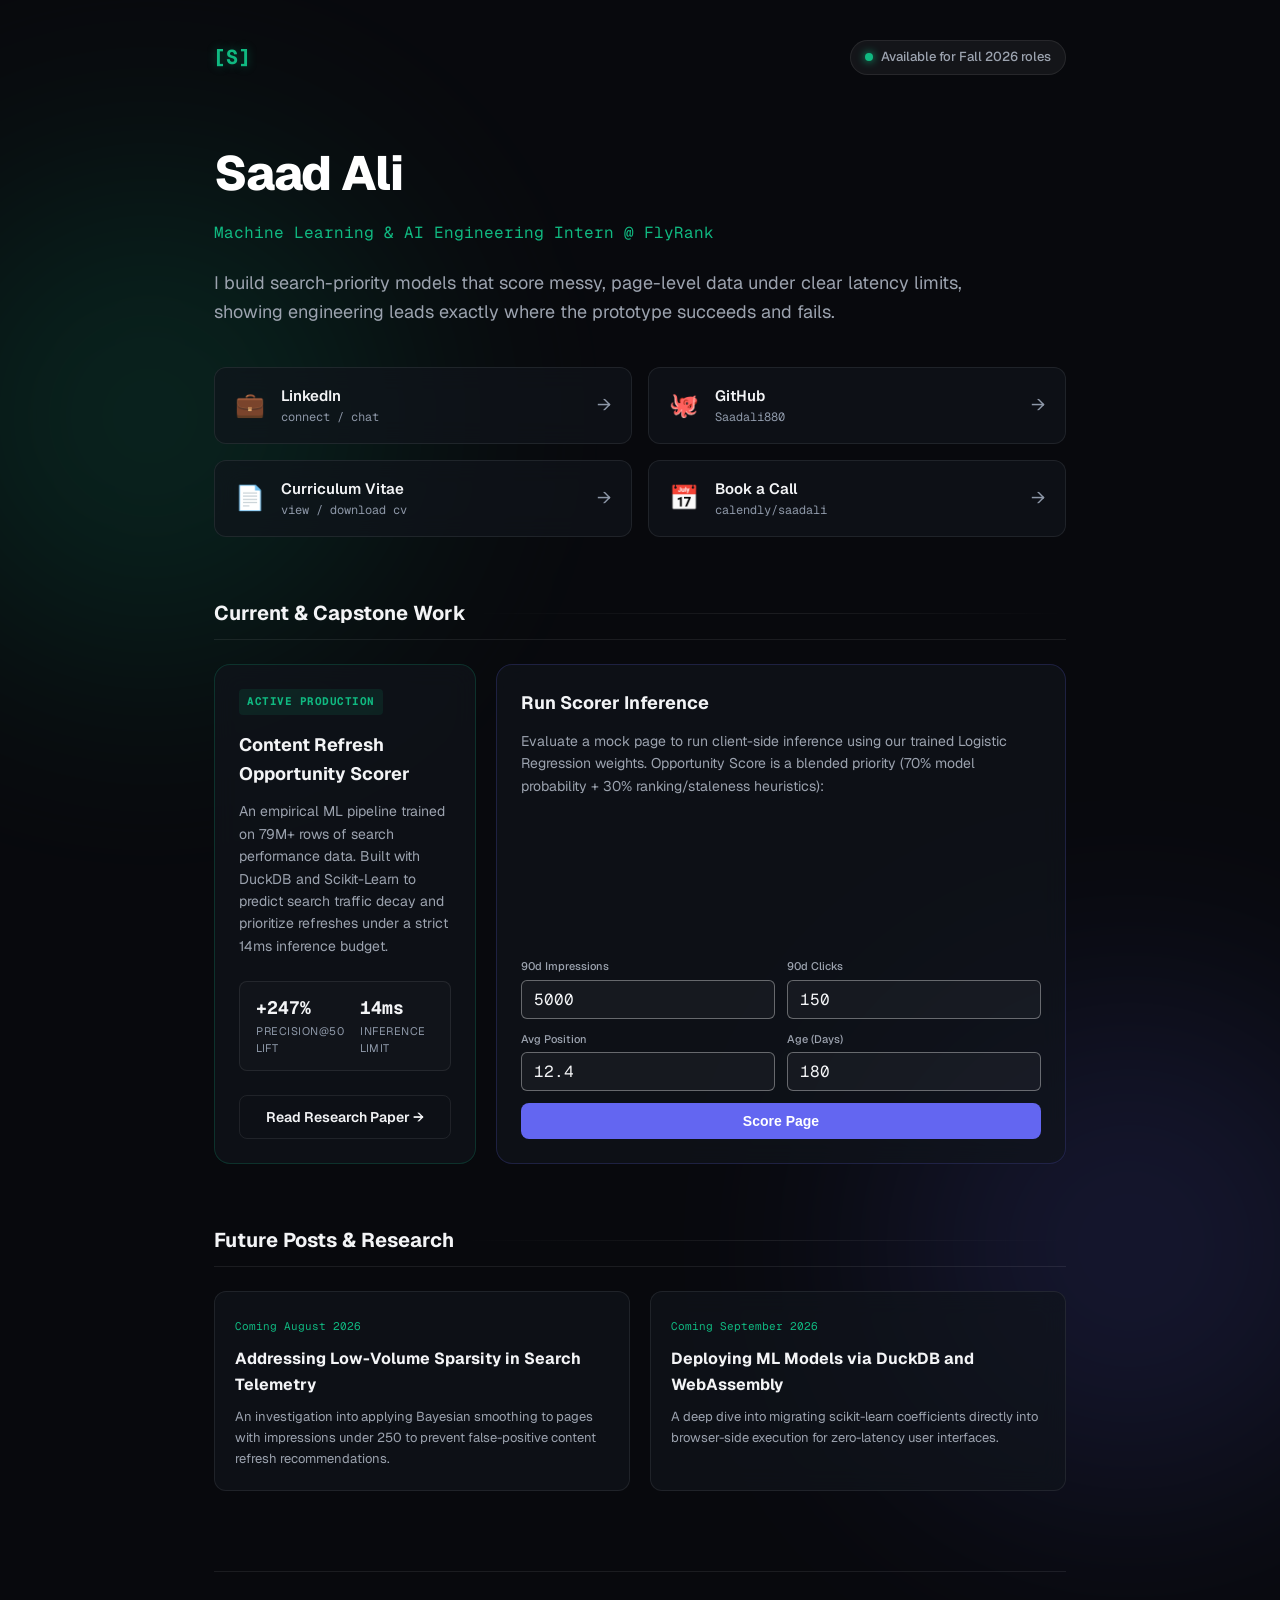
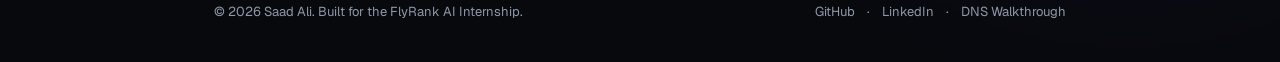
<file: week 05/Task 5/website/index.html>
<!DOCTYPE html>
<html lang="en" data-theme="dark">
<head>
  <meta charset="UTF-8">
  <meta name="viewport" content="width=device-width, initial-scale=1.0">
  <title>Saad Ali — ML & AI Engineering Portfolio</title>
  <meta name="description" content="Personal website of Saad Ali, ML & AI Engineering Intern at FlyRank. Custom models, search-priority pipelines, and portfolio.">
  
  <!-- Modern Google Fonts -->
  <link rel="preconnect" href="https://fonts.googleapis.com">
  <link rel="preconnect" href="https://fonts.gstatic.com" crossorigin>
  <link href="https://fonts.googleapis.com/css2?family=Geist:wght@300;400;500;600;700&family=Geist+Mono:wght@400;500;600;700&family=Manrope:wght@400;500;600;700;800&display=swap" rel="stylesheet">
  
  <link rel="stylesheet" href="styles.css">
  <link rel="icon" type="image/png" href="assets/favicon.png">
</head>
<body>

  <!-- Background Glows -->
  <div class="glow-bg glow-primary"></div>
  <div class="glow-bg glow-secondary"></div>

  <!-- Main Container -->
  <main class="container">
    
    <!-- Header / Nav -->
    <header class="header">
      <div class="monogram">[S]</div>
      <div class="status-pill">
        <span class="pulse"></span>
        <span>Available for Fall 2026 roles</span>
      </div>
    </header>

    <!-- Hero Section -->
    <section class="hero">
      <h1 class="title">Saad Ali</h1>
      <p class="role-title">Machine Learning & AI Engineering Intern @ FlyRank</p>
      
      <p class="positioning">
        I build search-priority models that score messy, page-level data under clear latency limits, showing engineering leads exactly where the prototype succeeds and fails.
      </p>

      <!-- Primary Action Links -->
      <div class="link-grid">
        <a href="https://www.linkedin.com/in/saad-ali-3007a1333" target="_blank" rel="noopener" class="link-card linkedin-card">
          <div class="link-icon">💼</div>
          <div class="link-info">
            <span class="link-label">LinkedIn</span>
            <span class="link-url">connect / chat</span>
          </div>
          <span class="arrow">&rarr;</span>
        </a>

        <a href="https://github.com/Saadali880" target="_blank" rel="noopener" class="link-card github-card">
          <div class="link-icon">🐙</div>
          <div class="link-info">
            <span class="link-label">GitHub</span>
            <span class="link-url">Saadali880</span>
          </div>
          <span class="arrow">&rarr;</span>
        </a>

        <a href="assets/Saad_Ali_CV.pdf" target="_blank" class="link-card cv-card">
          <div class="link-icon">📄</div>
          <div class="link-info">
            <span class="link-label">Curriculum Vitae</span>
            <span class="link-url">view / download cv</span>
          </div>
          <span class="arrow">&rarr;</span>
        </a>

        <a href="https://calendly.com/saadali" target="_blank" rel="noopener" class="link-card booking-card">
          <div class="link-icon">📅</div>
          <div class="link-info">
            <span class="link-label">Book a Call</span>
            <span class="link-url">calendly/saadali</span>
          </div>
          <span class="arrow">&rarr;</span>
        </a>
      </div>
    </section>

    <!-- Current & Capstone Projects -->
    <section class="section">
      <h2 class="section-title">Current &amp; Capstone Work</h2>
      <div class="project-grid">
        
        <!-- Live Project: Content Refresh Scorer -->
        <div class="project-card active-project">
          <div class="project-badge">ACTIVE PRODUCTION</div>
          <h3 class="project-name">Content Refresh Opportunity Scorer</h3>
          <p class="project-desc">
            An empirical ML pipeline trained on 79M+ rows of search performance data. Built with DuckDB and Scikit-Learn to predict search traffic decay and prioritize refreshes under a strict 14ms inference budget.
          </p>
          <div class="project-metrics">
            <div class="metric">
              <span class="metric-val">+247%</span>
              <span class="metric-lbl">Precision@50 Lift</span>
            </div>
            <div class="metric">
              <span class="metric-val">14ms</span>
              <span class="metric-lbl">Inference Limit</span>
            </div>
          </div>
          <a href="https://saadali880.github.io/flyrank-ml-internship-saad/" target="_blank" rel="noopener" class="btn btn-outline">Read Research Paper &rarr;</a>
        </div>

        <!-- Interactive Playground Widget -->
        <div class="project-card playground-card">
          <h3 class="project-name">Run Scorer Inference</h3>
          <p class="project-desc">Evaluate a mock page to run client-side inference using our trained Logistic Regression weights. Opportunity Score is a blended priority (70% model probability + 30% ranking/staleness heuristics):</p>
          
          <form id="widget-form" class="widget-form" onsubmit="evaluateWidget(event)">
            <div class="form-row">
              <div class="form-group">
                <label for="impressions">90d Impressions</label>
                <input type="number" id="impressions" value="5000" min="1" required>
              </div>
              <div class="form-group">
                <label for="clicks">90d Clicks</label>
                <input type="number" id="clicks" value="150" min="0" required>
              </div>
            </div>
            <div class="form-row">
              <div class="form-group">
                <label for="position">Avg Position</label>
                <input type="number" id="position" value="12.4" step="0.1" required>
              </div>
              <div class="form-group">
                <label for="age">Age (Days)</label>
                <input type="number" id="age" value="180" min="1" required>
              </div>
            </div>
            <button type="submit" class="btn btn-primary">Score Page</button>
          </form>

          <div id="widget-result" class="widget-result hidden">
            <div class="result-header">
              <span class="result-title">Model Output</span>
              <span id="result-badge" class="badge">Action</span>
            </div>
            <div class="result-body">
              <div class="score-container">
                <span class="score-label">Probability of Decay:</span>
                <span id="result-score" class="score-value">0.00%</span>
              </div>
              <p id="result-reason" class="result-reason"></p>
            </div>
          </div>
        </div>

      </div>
    </section>

    <!-- Future Space / Blog -->
    <section class="section">
      <h2 class="section-title">Future Posts &amp; Research</h2>
      <div class="future-grid">
        <div class="future-card">
          <span class="future-date">Coming August 2026</span>
          <h3 class="future-title">Addressing Low-Volume Sparsity in Search Telemetry</h3>
          <p class="future-desc">An investigation into applying Bayesian smoothing to pages with impressions under 250 to prevent false-positive content refresh recommendations.</p>
        </div>

        <div class="future-card">
          <span class="future-date">Coming September 2026</span>
          <h3 class="future-title">Deploying ML Models via DuckDB and WebAssembly</h3>
          <p class="future-desc">A deep dive into migrating scikit-learn coefficients directly into browser-side execution for zero-latency user interfaces.</p>
        </div>
      </div>
    </section>

    <!-- Footer -->
    <footer class="footer">
      <p>&copy; 2026 Saad Ali. Built for the FlyRank AI Internship.</p>
      <p class="footer-links">
        <a href="https://github.com/Saadali880" target="_blank" rel="noopener">GitHub</a> &middot; 
        <a href="https://www.linkedin.com/in/saad-ali-3007a1333" target="_blank" rel="noopener">LinkedIn</a> &middot;
        <a href="dns_walkthrough.html" target="_blank">DNS Walkthrough</a>
      </p>
    </footer>

  </main>

  <script src="app.js"></script>
</body>
</html>
</file>
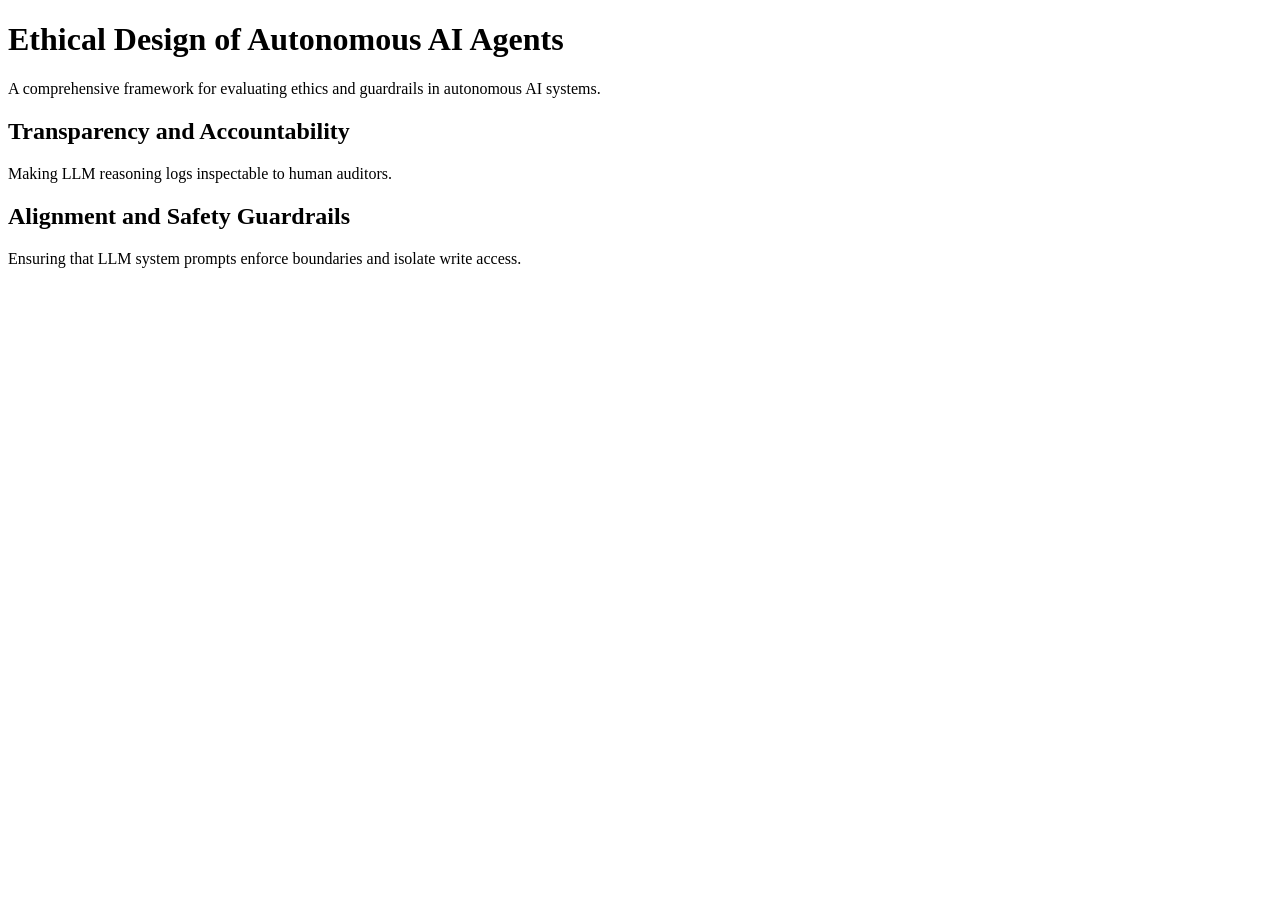
<file: week 05/Task 4/mock_pages/ai-agent-ethics.html>
<!DOCTYPE html>
<html>
<head>
    <title>Ethical Design of Autonomous AI Agents</title>
</head>
<body>
    <h1>Ethical Design of Autonomous AI Agents</h1>
    <p>A comprehensive framework for evaluating ethics and guardrails in autonomous AI systems.</p>
    <h2>Transparency and Accountability</h2>
    <p>Making LLM reasoning logs inspectable to human auditors.</p>
    <h2>Alignment and Safety Guardrails</h2>
    <p>Ensuring that LLM system prompts enforce boundaries and isolate write access.</p>
</body>
</html>
</file>
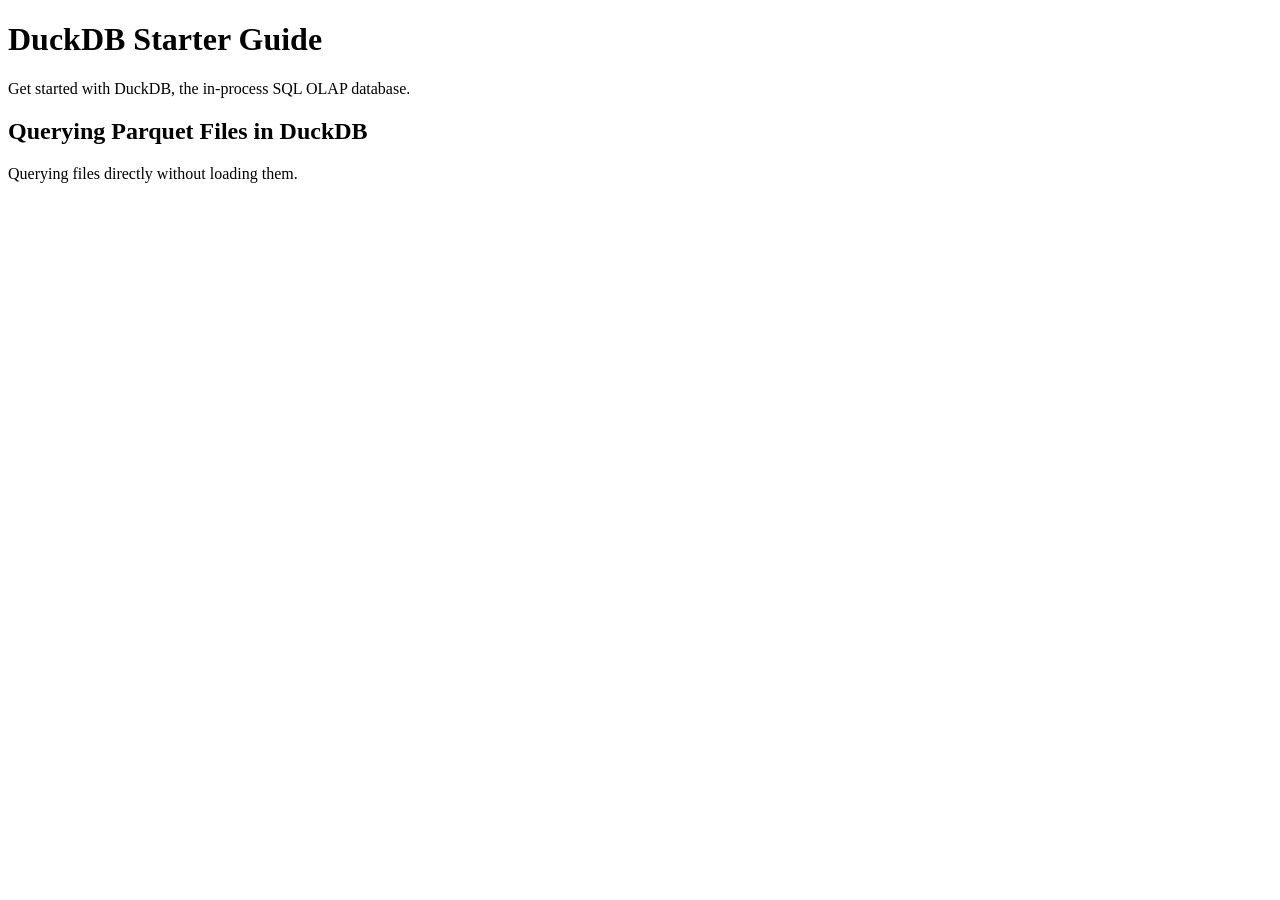
<file: week 05/Task 4/mock_pages/duckdb-starter-guide.html>
<!DOCTYPE html>
<html>
<head>
    <title>DuckDB Starter Guide</title>
</head>
<body>
    <h1>DuckDB Starter Guide</h1>
    <p>Get started with DuckDB, the in-process SQL OLAP database.</p>
    <h2>Querying Parquet Files in DuckDB</h2>
    <p>Querying files directly without loading them.</p>
</body>
</html>
</file>
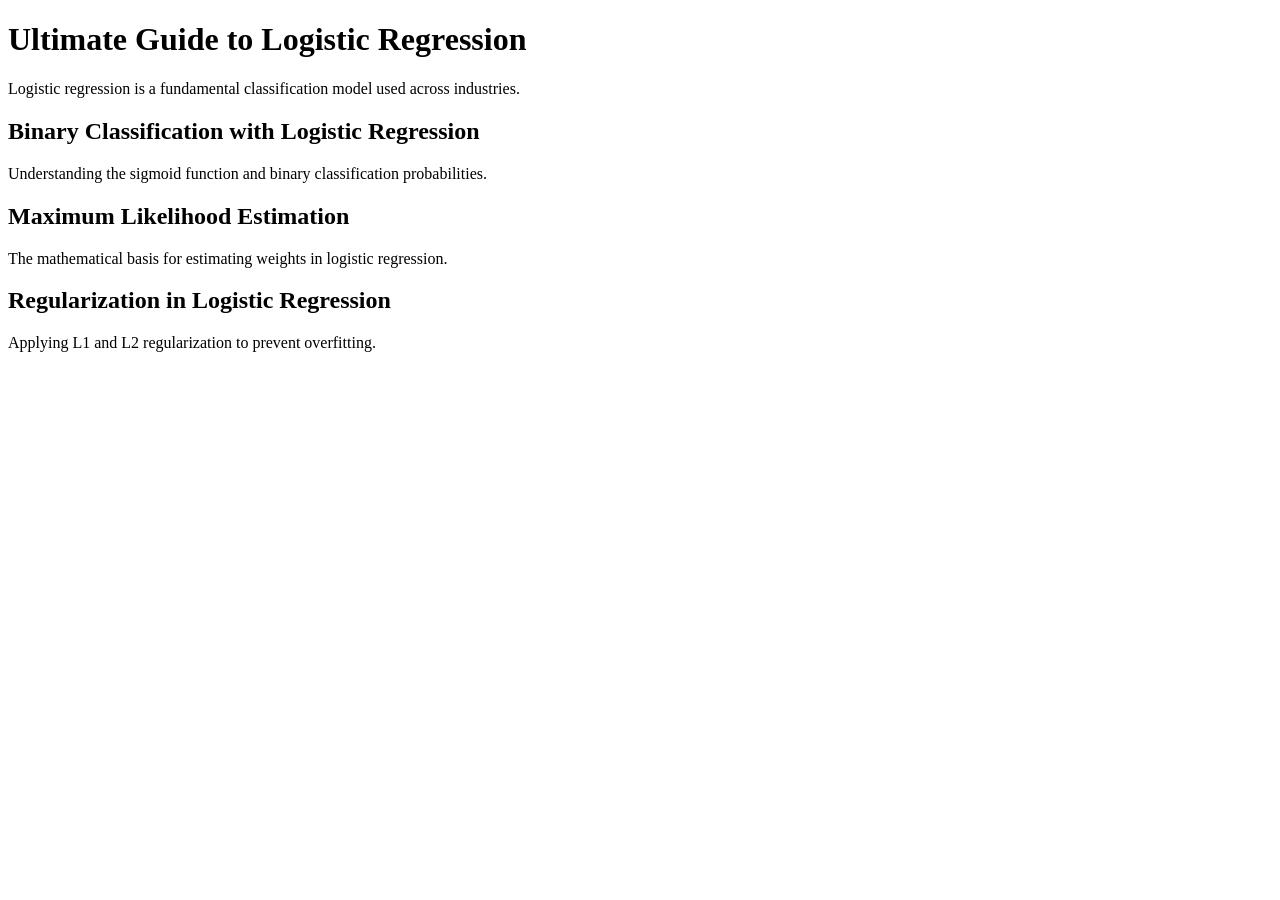
<file: week 05/Task 4/mock_pages/logistic-regression-guide.html>
<!DOCTYPE html>
<html>
<head>
    <title>Ultimate Guide to Logistic Regression</title>
</head>
<body>
    <h1>Ultimate Guide to Logistic Regression</h1>
    <p>Logistic regression is a fundamental classification model used across industries.</p>
    <h2>Binary Classification with Logistic Regression</h2>
    <p>Understanding the sigmoid function and binary classification probabilities.</p>
    <h2>Maximum Likelihood Estimation</h2>
    <p>The mathematical basis for estimating weights in logistic regression.</p>
    <h2>Regularization in Logistic Regression</h2>
    <p>Applying L1 and L2 regularization to prevent overfitting.</p>
</body>
</html>
</file>
<file: styles.css>
/* CSS Variables & Theme Setup */
:root {
  --bg-main: #0B0F19;
  --bg-sidebar: #0F172A;
  --bg-card: rgba(30, 41, 59, 0.4);
  --bg-card-hover: rgba(30, 41, 59, 0.7);
  --border-color: rgba(148, 163, 184, 0.12);
  --border-hover: rgba(148, 163, 184, 0.25);
  
  --primary: #10B981;
  --primary-hover: #34D399;
  --primary-glow: rgba(16, 185, 129, 0.15);
  
  --text-main: #F8FAFC;
  --text-muted: #94A3B8;
  --text-dark: #64748B;
  
  --error: #EF4444;
  --error-bg: rgba(239, 68, 68, 0.1);
  --success: #10B981;
  --success-bg: rgba(16, 185, 129, 0.1);
  --warning: #F59E0B;
  
  --font-display: 'Manrope', system-ui, sans-serif;
  --font-body: 'Geist', system-ui, sans-serif;
  
  --transition-fast: 0.15s ease;
  --transition-normal: 0.25s cubic-bezier(0.4, 0, 0.2, 1);
  
  --shadow-lg: 0 10px 25px -5px rgba(0, 0, 0, 0.3), 0 8px 10px -6px rgba(0, 0, 0, 0.3);
}

/* Global Reset & Base Styles */
* {
  box-sizing: border-box;
  margin: 0;
  padding: 0;
}

body {
  background-color: var(--bg-main);
  background-image: 
    radial-gradient(circle at 10% 20%, rgba(16, 185, 129, 0.05) 0%, transparent 40%),
    radial-gradient(circle at 90% 80%, rgba(59, 130, 246, 0.03) 0%, transparent 40%);
  background-attachment: fixed;
  color: var(--text-main);
  font-family: var(--font-body);
  font-size: 15px;
  line-height: 1.6;
  -webkit-font-smoothing: antialiased;
  min-height: 100vh;
  display: flex;
  flex-direction: column;
  overflow-x: hidden;
}

/* Header */
.topbar {
  background-color: rgba(15, 23, 42, 0.6);
  backdrop-filter: blur(12px);
  -webkit-backdrop-filter: blur(12px);
  border-bottom: 1px solid var(--border-color);
  padding: 1rem 2rem;
  position: sticky;
  top: 0;
  z-index: 100;
}

.inner-header {
  display: flex;
  justify-content: space-between;
  align-items: center;
  max-width: 1400px;
  margin: 0 auto;
}

.logo-area {
  display: flex;
  align-items: center;
  gap: 0.75rem;
}

.flyrank-logo {
  width: 28px;
  height: 28px;
  filter: drop-shadow(0 0 6px rgba(16, 185, 129, 0.4));
}

.logo-text {
  font-family: var(--font-display);
  font-weight: 800;
  font-size: 1.25rem;
  letter-spacing: -0.5px;
}

.logo-text .accent {
  color: var(--primary);
}

.tagline {
  font-family: var(--font-display);
  font-weight: 600;
  font-size: 0.9rem;
  color: var(--text-muted);
  background: rgba(30, 41, 59, 0.6);
  padding: 0.35rem 0.75rem;
  border-radius: 99px;
  border: 1px solid var(--border-color);
}

/* App Container Layout */
.app-container {
  display: flex;
  flex: 1;
  max-width: 1400px;
  width: 100%;
  margin: 0 auto;
  position: relative;
}

/* Sidebar Styling */
.sidebar {
  width: 260px;
  background-color: rgba(15, 23, 42, 0.5);
  border-right: 1px solid var(--border-color);
  padding: 2rem 1.25rem;
  display: flex;
  flex-direction: column;
  justify-content: space-between;
  position: sticky;
  top: 69px;
  height: calc(100vh - 69px);
}

.nav-group-title {
  font-family: var(--font-display);
  font-weight: 700;
  font-size: 0.75rem;
  text-transform: uppercase;
  letter-spacing: 1.5px;
  color: var(--text-dark);
  margin-bottom: 1rem;
  padding-left: 0.5rem;
}

.nav-item {
  display: flex;
  align-items: center;
  gap: 0.75rem;
  width: 100%;
  background: transparent;
  border: none;
  color: var(--text-muted);
  font-family: var(--font-display);
  font-weight: 600;
  font-size: 0.95rem;
  text-align: left;
  padding: 0.75rem 1rem;
  border-radius: 8px;
  cursor: pointer;
  margin-bottom: 0.5rem;
  transition: var(--transition-fast);
}

.nav-item:hover {
  color: var(--text-main);
  background-color: rgba(255, 255, 255, 0.03);
}

.nav-item.active {
  color: var(--primary);
  background-color: var(--primary-glow);
  box-shadow: inset 3px 0 0 var(--primary);
}

.step-num {
  display: flex;
  align-items: center;
  justify-content: center;
  width: 22px;
  height: 22px;
  border-radius: 50%;
  background-color: rgba(255, 255, 255, 0.08);
  font-size: 0.75rem;
  font-weight: 700;
  color: var(--text-muted);
  transition: var(--transition-fast);
}

.nav-item.active .step-num {
  background-color: var(--primary);
  color: var(--bg-main);
}

.sidebar-footer {
  margin-top: auto;
  border-top: 1px solid var(--border-color);
  padding-top: 1.5rem;
}

.progress-card {
  background: rgba(30, 41, 59, 0.3);
  border: 1px solid var(--border-color);
  border-radius: 8px;
  padding: 1rem;
}

.progress-title {
  font-size: 0.8rem;
  color: var(--text-muted);
  font-weight: 600;
  margin-bottom: 0.5rem;
}

.progress-bar-container {
  height: 6px;
  width: 100%;
  background-color: rgba(255, 255, 255, 0.05);
  border-radius: 99px;
  overflow: hidden;
  margin-bottom: 0.4rem;
}

.progress-bar {
  height: 100%;
  background: linear-gradient(90deg, #10B981, #34D399);
  border-radius: 99px;
  transition: width 0.4s ease-out;
}

.progress-text {
  font-size: 0.75rem;
  font-weight: 600;
  color: var(--primary);
}

/* Main Content Panel */
.main-content {
  flex: 1;
  padding: 2.5rem 3rem;
  max-width: 1140px;
  overflow-y: auto;
}

.view-panel {
  display: none;
  animation: fadeIn 0.35s ease-out;
}

.view-panel.active {
  display: block;
}

@keyframes fadeIn {
  from { opacity: 0; transform: translateY(8px); }
  to { opacity: 1; transform: translateY(0); }
}

/* Typography & Headers */
.panel-header {
  margin-bottom: 2.5rem;
}

.eyebrow {
  display: inline-block;
  font-family: var(--font-display);
  font-weight: 700;
  font-size: 0.8rem;
  text-transform: uppercase;
  letter-spacing: 1.5px;
  color: var(--primary);
  margin-bottom: 0.5rem;
}

h1 {
  font-family: var(--font-display);
  font-weight: 800;
  font-size: 2.25rem;
  letter-spacing: -1px;
  margin-bottom: 0.75rem;
}

.lead {
  font-size: 1.1rem;
  color: var(--text-muted);
  max-width: 760px;
}

h3 {
  font-family: var(--font-display);
  font-weight: 700;
  font-size: 1.15rem;
  margin-bottom: 0.75rem;
  color: var(--text-main);
}

p {
  color: var(--text-muted);
  margin-bottom: 1rem;
}

/* Grid Cards (Track Selector) */
.grid-cards {
  display: grid;
  grid-template-columns: repeat(auto-fit, minmax(240px, 1fr));
  gap: 1.5rem;
  margin-bottom: 2.5rem;
}

.track-card {
  background: var(--bg-card);
  border: 1px solid var(--border-color);
  border-radius: 12px;
  padding: 1.75rem;
  cursor: pointer;
  transition: all var(--transition-normal);
  display: flex;
  flex-direction: column;
}

.track-card:hover {
  background: var(--bg-card-hover);
  border-color: var(--border-hover);
  transform: translateY(-4px);
  box-shadow: var(--shadow-lg);
}

.track-card.selected {
  border-color: var(--primary);
  background-color: rgba(16, 185, 129, 0.05);
  box-shadow: 0 0 15px var(--primary-glow);
}

.track-icon {
  width: 42px;
  height: 42px;
  border-radius: 8px;
  background-color: rgba(255, 255, 255, 0.05);
  color: var(--text-muted);
  display: flex;
  align-items: center;
  justify-content: center;
  margin-bottom: 1.25rem;
  transition: var(--transition-fast);
}

.track-card:hover .track-icon,
.track-card.selected .track-icon {
  background-color: var(--primary);
  color: var(--bg-main);
}

.track-title {
  font-family: var(--font-display);
  font-weight: 700;
  font-size: 1.1rem;
  margin-bottom: 0.5rem;
}

.track-desc {
  font-size: 0.85rem;
  color: var(--text-muted);
  margin-bottom: 1.25rem;
  flex: 1;
}

.track-example {
  font-size: 0.8rem;
  color: var(--text-dark);
  border-top: 1px solid var(--border-color);
  padding-top: 0.75rem;
  margin-top: auto;
}

/* Action Rows & Buttons */
.action-row {
  display: flex;
  justify-content: space-between;
  align-items: center;
  border-top: 1px solid var(--border-color);
  padding-top: 1.5rem;
  margin-top: 2rem;
}

.btn {
  display: inline-flex;
  align-items: center;
  justify-content: center;
  font-family: var(--font-display);
  font-weight: 700;
  font-size: 0.9rem;
  padding: 0.75rem 1.5rem;
  border-radius: 8px;
  border: 1px solid transparent;
  cursor: pointer;
  transition: all var(--transition-fast);
  text-decoration: none;
}

.btn-primary {
  background: linear-gradient(135deg, #10B981, #059669);
  color: #FFFFFF;
}

.btn-primary:hover:not(:disabled) {
  transform: translateY(-1px);
  box-shadow: 0 4px 12px rgba(16, 185, 129, 0.3);
}

.btn-primary:disabled {
  opacity: 0.4;
  cursor: not-allowed;
}

.btn-secondary {
  background-color: rgba(255, 255, 255, 0.05);
  border-color: var(--border-color);
  color: var(--text-main);
}

.btn-secondary:hover {
  background-color: rgba(255, 255, 255, 0.08);
}

.btn-success {
  background: linear-gradient(135deg, #34D399, #10B981);
  color: var(--bg-main);
}

.btn-success:hover {
  transform: translateY(-1px);
  box-shadow: 0 4px 12px rgba(52, 211, 153, 0.3);
}

.btn-outline {
  background: transparent;
  border-color: var(--border-color);
  color: var(--text-muted);
}

.btn-outline:hover {
  color: var(--text-main);
  border-color: var(--text-muted);
}

.btn-outline-danger {
  background: transparent;
  border-color: rgba(239, 68, 68, 0.3);
  color: #EF4444;
}

.btn-outline-danger:hover {
  background: var(--error-bg);
  border-color: var(--error);
}

.btn-block {
  width: 100%;
}

.btn-sm {
  font-size: 0.8rem;
  padding: 0.4rem 0.8rem;
  border-radius: 6px;
}

.btn-icon {
  width: 44px;
  height: 44px;
  padding: 0;
  border-radius: 50%;
}

.btn-icon svg {
  width: 18px;
  height: 18px;
}

/* Simulated Chat System (Step 2) */
.chat-container {
  background: rgba(15, 23, 42, 0.3);
  border: 1px solid var(--border-color);
  border-radius: 12px;
  display: flex;
  flex-direction: column;
  height: 520px;
  overflow: hidden;
  box-shadow: var(--shadow-lg);
  margin-bottom: 2rem;
}

.chat-header {
  padding: 1rem 1.5rem;
  background-color: rgba(15, 23, 42, 0.5);
  border-bottom: 1px solid var(--border-color);
  display: flex;
  justify-content: space-between;
  align-items: center;
}

.chat-agent-info {
  display: flex;
  align-items: center;
  gap: 0.75rem;
}

.agent-avatar {
  width: 36px;
  height: 36px;
  border-radius: 50%;
  background: var(--primary-glow);
  border: 1px solid var(--primary);
  color: var(--primary);
  font-family: var(--font-display);
  font-weight: 700;
  font-size: 0.85rem;
  display: flex;
  align-items: center;
  justify-content: center;
}

.agent-name {
  font-weight: 600;
  font-size: 0.95rem;
}

.agent-status {
  font-size: 0.75rem;
  color: var(--primary);
  font-weight: 500;
}

.chat-messages {
  flex: 1;
  overflow-y: auto;
  padding: 1.5rem;
  display: flex;
  flex-direction: column;
  gap: 1.25rem;
}

.chat-messages::-webkit-scrollbar {
  width: 6px;
}

.chat-messages::-webkit-scrollbar-thumb {
  background: rgba(255, 255, 255, 0.08);
  border-radius: 99px;
}

.cmsg {
  display: flex;
  width: 100%;
}

.cmsg.ai {
  justify-content: flex-start;
}

.cmsg.me {
  justify-content: flex-end;
}

.cb {
  max-width: 80%;
  padding: 0.85rem 1.15rem;
  border-radius: 12px;
  font-size: 0.9rem;
  line-height: 1.5;
}

.cmsg.ai .cb {
  background-color: rgba(30, 41, 59, 0.6);
  border: 1px solid var(--border-color);
  color: var(--text-main);
  border-bottom-left-radius: 2px;
}

.cmsg.me .cb {
  background: linear-gradient(135deg, #10B981, #059669);
  color: #FFFFFF;
  border-bottom-right-radius: 2px;
  box-shadow: 0 2px 8px rgba(16, 185, 129, 0.15);
}

.cmsg.ai .cb blockquote {
  border-left: 2px solid var(--primary);
  padding-left: 0.75rem;
  margin: 0.5rem 0;
  font-style: italic;
  color: var(--text-muted);
}

.chat-suggestions {
  display: flex;
  flex-wrap: wrap;
  gap: 0.5rem;
  padding: 0.75rem 1.5rem;
  background-color: rgba(15, 23, 42, 0.2);
  border-top: 1px solid var(--border-color);
}

.suggestion-btn {
  background-color: rgba(255, 255, 255, 0.03);
  border: 1px solid var(--border-color);
  color: var(--text-muted);
  padding: 0.4rem 0.85rem;
  border-radius: 99px;
  font-size: 0.8rem;
  font-weight: 500;
  cursor: pointer;
  transition: all var(--transition-fast);
}

.suggestion-btn:hover {
  background-color: rgba(255, 255, 255, 0.08);
  color: var(--text-main);
  border-color: var(--text-muted);
}

.chat-input-area {
  padding: 1rem 1.5rem;
  background-color: rgba(15, 23, 42, 0.5);
  border-top: 1px solid var(--border-color);
  display: flex;
  gap: 0.75rem;
}

.chat-input-area input {
  flex: 1;
  background-color: rgba(30, 41, 59, 0.5);
  border: 1px solid var(--border-color);
  border-radius: 8px;
  padding: 0.75rem 1rem;
  color: var(--text-main);
  font-family: inherit;
  font-size: 0.9rem;
  transition: var(--transition-fast);
}

.chat-input-area input:focus {
  outline: none;
  border-color: var(--primary);
  box-shadow: 0 0 0 2px var(--primary-glow);
}

/* Proof Card Result Display */
.proof-card-box {
  background: linear-gradient(135deg, rgba(16, 185, 129, 0.08), rgba(59, 130, 246, 0.02));
  border: 1px solid rgba(16, 185, 129, 0.25);
  border-radius: 12px;
  padding: 1.5rem;
  margin-top: 1.5rem;
  box-shadow: var(--shadow-lg);
  position: relative;
  overflow: hidden;
  animation: slideUp 0.3s ease-out;
}

@keyframes slideUp {
  from { opacity: 0; transform: translateY(12px); }
  to { opacity: 1; transform: translateY(0); }
}

.proof-card-header {
  display: flex;
  justify-content: space-between;
  align-items: center;
  margin-bottom: 0.75rem;
}

.proof-badge {
  font-family: var(--font-display);
  font-weight: 700;
  font-size: 0.75rem;
  text-transform: uppercase;
  letter-spacing: 1px;
  background-color: var(--primary);
  color: var(--bg-main);
  padding: 0.25rem 0.5rem;
  border-radius: 4px;
}

.proof-statement-text {
  font-size: 1.05rem;
  font-weight: 500;
  color: var(--text-main);
  margin-bottom: 0.5rem;
  line-height: 1.5;
}

.voice-card-text {
  font-size: 0.85rem;
  color: var(--text-muted);
  border-top: 1px solid var(--border-color);
  padding-top: 0.5rem;
  margin-top: 0.5rem;
}

.hidden {
  display: none !important;
}

/* Form Styling */
.form-group {
  margin-bottom: 1.25rem;
}

.form-group label {
  display: block;
  font-family: var(--font-display);
  font-weight: 600;
  font-size: 0.85rem;
  color: var(--text-muted);
  margin-bottom: 0.5rem;
}

.form-group input,
.form-group select,
.form-group textarea {
  width: 100%;
  background-color: rgba(30, 41, 59, 0.4);
  border: 1px solid var(--border-color);
  border-radius: 8px;
  padding: 0.75rem 1rem;
  color: var(--text-main);
  font-family: inherit;
  font-size: 0.9rem;
  transition: var(--transition-fast);
}

.form-group input:focus,
.form-group select:focus,
.form-group textarea:focus {
  outline: none;
  border-color: var(--primary);
  box-shadow: 0 0 0 2px var(--primary-glow);
}

.form-group textarea {
  resize: vertical;
  min-height: 80px;
}

/* Sitemap builder layout (Step 3) */
.proof-summary-bar {
  background: rgba(30, 41, 59, 0.2);
  border: 1px solid var(--border-color);
  border-radius: 8px;
  padding: 1rem;
  font-size: 0.9rem;
  margin-bottom: 1.5rem;
  border-left: 3px solid var(--primary);
}

.sitemap-builder-workspace {
  display: flex;
  gap: 1.5rem;
  margin-bottom: 1.5rem;
  min-height: 480px;
}

.sitemap-sidebar {
  width: 320px;
  display: flex;
  flex-direction: column;
  gap: 1.25rem;
}

.sb-section {
  background-color: rgba(15, 23, 42, 0.3);
  border: 1px solid var(--border-color);
  border-radius: 12px;
  padding: 1.25rem;
}

.sb-section h3 {
  margin-bottom: 1rem;
  border-bottom: 1px solid var(--border-color);
  padding-bottom: 0.5rem;
}

.rules-list {
  list-style: none;
}

.rule-item {
  position: relative;
  padding-left: 1.5rem;
  font-size: 0.82rem;
  color: var(--text-muted);
  margin-bottom: 0.65rem;
}

.rule-item::before {
  content: "•";
  position: absolute;
  left: 0.25rem;
  top: 0;
  font-size: 1.1rem;
}

.rule-item.valid {
  color: var(--primary);
}

.rule-item.valid::before {
  content: "✓";
  color: var(--primary);
  font-weight: 700;
  font-size: 0.9rem;
  top: -1px;
}

.rule-item.invalid {
  color: var(--text-muted);
}

.sitemap-canvas {
  flex: 1;
  background-color: rgba(15, 23, 42, 0.4);
  border: 1px solid var(--border-color);
  border-radius: 12px;
  display: flex;
  flex-direction: column;
  overflow: hidden;
  position: relative;
}

.canvas-header {
  padding: 0.85rem 1.25rem;
  background-color: rgba(15, 23, 42, 0.6);
  border-bottom: 1px solid var(--border-color);
  display: flex;
  justify-content: space-between;
  align-items: center;
}

.canvas-title {
  font-family: var(--font-display);
  font-weight: 700;
  font-size: 0.9rem;
  color: var(--text-muted);
}

.canvas-viewport {
  flex: 1;
  padding: 2rem;
  display: flex;
  flex-direction: column;
  align-items: center;
  justify-content: center;
  gap: 1.5rem;
  overflow-y: auto;
  min-height: 380px;
}

/* Sitemap Nodes */
.sitemap-node {
  background: var(--bg-card);
  border: 1px solid var(--border-color);
  border-radius: 8px;
  padding: 1rem;
  width: 100%;
  max-width: 440px;
  position: relative;
  box-shadow: 0 4px 6px -1px rgba(0, 0, 0, 0.1);
  transition: all var(--transition-fast);
  animation: zoomIn 0.25s ease-out;
}

.sitemap-node:hover {
  border-color: var(--border-hover);
  transform: translateY(-2px);
}

@keyframes zoomIn {
  from { opacity: 0; transform: scale(0.95); }
  to { opacity: 1; transform: scale(1); }
}

.node-header {
  display: flex;
  justify-content: space-between;
  align-items: center;
  margin-bottom: 0.5rem;
}

.node-title {
  font-family: var(--font-display);
  font-weight: 700;
  font-size: 0.95rem;
  color: var(--text-main);
}

.node-badge {
  font-size: 0.7rem;
  font-weight: 700;
  text-transform: uppercase;
  padding: 0.15rem 0.4rem;
  border-radius: 4px;
  letter-spacing: 0.5px;
}

.badge-landing { background-color: rgba(59, 130, 246, 0.15); color: #60A5FA; }
.badge-proof { background-color: rgba(16, 185, 129, 0.15); color: #34D399; }
.badge-bio { background-color: rgba(139, 92, 246, 0.15); color: #A78BFA; }
.badge-action { background-color: rgba(245, 158, 11, 0.15); color: #FBBF24; }

.node-desc {
  font-size: 0.8rem;
  color: var(--text-muted);
  line-height: 1.4;
  margin-bottom: 0.5rem;
}

.node-meta {
  font-size: 0.75rem;
  color: var(--text-dark);
  display: flex;
  justify-content: space-between;
  border-top: 1px solid rgba(255, 255, 255, 0.03);
  padding-top: 0.4rem;
}

.btn-delete-node {
  background: transparent;
  border: none;
  color: var(--text-dark);
  cursor: pointer;
  transition: var(--transition-fast);
  padding: 0.2rem;
}

.btn-delete-node:hover {
  color: var(--error);
}

/* Arrow Separator */
.node-connector {
  display: flex;
  align-items: center;
  justify-content: center;
  color: var(--text-dark);
  height: 24px;
  animation: fadeIn 0.3s ease;
}

.node-connector svg {
  width: 20px;
  height: 20px;
}

/* Step 4: Claude Simulator Panel */
.simulator-layout {
  display: flex;
  gap: 1.5rem;
  min-height: 540px;
  margin-bottom: 1.5rem;
}

.claude-config-mockup {
  width: 40%;
  background-color: rgba(15, 23, 42, 0.35);
  border: 1px solid var(--border-color);
  border-radius: 12px;
  padding: 1.5rem;
  display: flex;
  flex-direction: column;
}

.config-header {
  display: flex;
  align-items: center;
  gap: 0.75rem;
  border-bottom: 1px solid var(--border-color);
  padding-bottom: 1rem;
}

.claude-logo {
  width: 40px;
  height: 40px;
  background-color: rgba(217, 119, 6, 0.1);
  border-radius: 8px;
  display: flex;
  align-items: center;
  justify-content: center;
}

.claude-svg {
  width: 28px;
  height: 28px;
}

.config-title-text h3 {
  font-size: 1rem;
  margin: 0;
}

.config-title-text .subtext {
  font-size: 0.75rem;
  color: var(--text-muted);
}

.mt-15 { margin-top: 1.25rem; }

.input-disabled {
  background-color: rgba(15, 23, 42, 0.5) !important;
  color: var(--text-muted) !important;
  cursor: not-allowed;
  border-color: rgba(148, 163, 184, 0.05) !important;
}

.textarea-disabled {
  background-color: rgba(15, 23, 42, 0.3) !important;
  color: var(--text-muted) !important;
  border-color: var(--border-color) !important;
  font-family: monospace;
  font-size: 0.8rem;
  padding: 0.75rem;
}

.copy-container {
  position: relative;
}

.copy-btn-float {
  position: absolute;
  top: 0.5rem;
  right: 0.5rem;
  background: rgba(15, 23, 42, 0.8);
  font-size: 0.75rem;
}

.helper-text {
  font-size: 0.75rem;
  color: var(--text-dark);
}

/* Toolkit checklist */
.toolkit-checker {
  margin-top: auto;
  border-top: 1px solid var(--border-color);
  padding-top: 1.25rem;
}

.toolkit-checker h4 {
  font-size: 0.85rem;
  color: var(--text-muted);
  text-transform: uppercase;
  letter-spacing: 0.5px;
  margin-bottom: 0.75rem;
}

.checkbox-container {
  display: block;
  position: relative;
  padding-left: 2rem;
  margin-bottom: 0.6rem;
  cursor: pointer;
  font-size: 0.85rem;
  color: var(--text-muted);
  user-select: none;
}

.checkbox-container input {
  position: absolute;
  opacity: 0;
  cursor: pointer;
  height: 0;
  width: 0;
}

.checkmark {
  position: absolute;
  top: 0px;
  left: 0;
  height: 18px;
  width: 18px;
  background-color: rgba(255, 255, 255, 0.04);
  border: 1px solid var(--border-color);
  border-radius: 4px;
  transition: var(--transition-fast);
}

.checkbox-container:hover input ~ .checkmark {
  background-color: rgba(255, 255, 255, 0.08);
}

.checkbox-container input:checked ~ .checkmark {
  background-color: var(--primary);
  border-color: var(--primary);
}

.checkmark::after {
  content: "";
  position: absolute;
  display: none;
}

.checkbox-container input:checked ~ .checkmark::after {
  display: block;
}

.checkbox-container .checkmark::after {
  left: 6px;
  top: 2px;
  width: 4px;
  height: 8px;
  border: solid var(--bg-main);
  border-width: 0 2px 2px 0;
  transform: rotate(45deg);
}

/* Chat Mockup for Simulator */
.claude-chat-mockup {
  flex: 1;
  background-color: #1E1E1E;
  border: 1px solid rgba(255, 255, 255, 0.05);
  border-radius: 12px;
  display: flex;
  flex-direction: column;
  overflow: hidden;
  box-shadow: var(--shadow-lg);
}

.chat-mockup-header {
  padding: 0.75rem 1.25rem;
  background-color: #2D2D2D;
  border-bottom: 1px solid rgba(255, 255, 255, 0.05);
  display: flex;
  justify-content: space-between;
  align-items: center;
}

.project-title {
  font-family: var(--font-display);
  font-weight: 600;
  font-size: 0.85rem;
  color: #CCCCCC;
}

.model-badge {
  background-color: rgba(217, 119, 6, 0.15);
  color: #F59E0B;
  font-size: 0.7rem;
  font-weight: 700;
  padding: 0.15rem 0.4rem;
  border-radius: 4px;
}

.chat-mockup-messages {
  flex: 1;
  padding: 1.5rem;
  overflow-y: auto;
  display: flex;
  flex-direction: column;
  gap: 1.25rem;
  max-height: 380px;
}

.chat-mockup-messages::-webkit-scrollbar {
  width: 6px;
}

.chat-mockup-messages::-webkit-scrollbar-thumb {
  background: rgba(255, 255, 255, 0.06);
  border-radius: 99px;
}

.chat-mockup-bubble {
  padding: 1rem 1.25rem;
  border-radius: 8px;
  font-size: 0.88rem;
  line-height: 1.5;
  width: 100%;
}

.chat-mockup-bubble.user {
  background-color: #2D2D2D;
  color: #ECECEC;
  border: 1px solid rgba(255, 255, 255, 0.03);
}

.chat-mockup-bubble.assistant {
  background-color: #252526;
  color: #D4D4D4;
  border-left: 3px solid #D97706;
}

.prompt-label-block {
  font-size: 0.75rem;
  font-weight: 700;
  color: #D97706;
  text-transform: uppercase;
  margin-bottom: 0.4rem;
}

.chat-mockup-input-box {
  padding: 1.25rem;
  background-color: #252526;
  border-top: 1px solid rgba(255, 255, 255, 0.05);
  display: flex;
  flex-direction: column;
  gap: 0.75rem;
}

.prompt-hint-box {
  background-color: rgba(255, 255, 255, 0.02);
  border: 1px solid rgba(255, 255, 255, 0.04);
  border-radius: 6px;
  padding: 0.65rem 0.85rem;
}

.hint-label {
  font-size: 0.75rem;
  font-weight: 700;
  color: var(--primary);
}

.hint-text {
  font-size: 0.8rem;
  margin: 0;
  color: var(--text-muted);
}

.change-notes-card {
  padding: 1.25rem;
  background-color: rgba(16, 185, 129, 0.03);
  border-top: 1px solid rgba(16, 185, 129, 0.15);
  animation: slideUp 0.3s ease-out;
}

.change-notes-card h3 {
  font-size: 0.9rem;
  margin-bottom: 0.25rem;
}

.change-notes-card .subtext {
  font-size: 0.75rem;
  margin-bottom: 0.75rem;
}

/* Step 5: Deliverables Hub */
.deliverables-grid {
  display: grid;
  grid-template-columns: 1fr 1.8fr;
  gap: 1.5rem;
  margin-bottom: 2rem;
}

.deliverable-card {
  background-color: rgba(15, 23, 42, 0.35);
  border: 1px solid var(--border-color);
  border-radius: 12px;
  padding: 1.5rem;
  display: flex;
  flex-direction: column;
}

.card-large {
  grid-column: span 1;
}

@media (max-width: 900px) {
  .deliverables-grid {
    grid-template-columns: 1fr;
  }
}

.d-checklist {
  list-style: none;
}

.chk-item {
  position: relative;
  padding-left: 1.75rem;
  font-size: 0.88rem;
  margin-bottom: 0.85rem;
  color: var(--text-muted);
  transition: var(--transition-fast);
}

.chk-item::before {
  content: "";
  position: absolute;
  left: 0;
  top: 2px;
  width: 14px;
  height: 14px;
  border: 1.5px solid var(--border-color);
  border-radius: 3px;
}

.chk-item.checked {
  color: var(--text-main);
}

.chk-item.checked::before {
  background-color: var(--primary);
  border-color: var(--primary);
}

.chk-item.checked::after {
  content: "";
  position: absolute;
  left: 5px;
  top: 5px;
  width: 3px;
  height: 6px;
  border: solid var(--bg-main);
  border-width: 0 1.5px 1.5px 0;
  transform: rotate(45deg);
}

.d-card-header {
  display: flex;
  justify-content: space-between;
  align-items: center;
  margin-bottom: 1rem;
  border-bottom: 1px solid var(--border-color);
  padding-bottom: 0.75rem;
}

.compilation-preview {
  background-color: rgba(15, 23, 42, 0.5);
  border: 1px solid var(--border-color);
  border-radius: 8px;
  padding: 1.25rem;
  font-family: monospace;
  font-size: 0.8rem;
  color: #ECECEC;
  white-space: pre-wrap;
  max-height: 400px;
  overflow-y: auto;
  user-select: all;
}

.compilation-preview::-webkit-scrollbar {
  width: 6px;
}

.compilation-preview::-webkit-scrollbar-thumb {
  background: rgba(255, 255, 255, 0.08);
  border-radius: 99px;
}

/* Toast alert notification */
.toast-msg {
  position: fixed;
  bottom: 2rem;
  right: 2rem;
  background-color: var(--bg-sidebar);
  border: 1px solid var(--primary);
  color: var(--text-main);
  padding: 0.75rem 1.25rem;
  border-radius: 8px;
  box-shadow: var(--shadow-lg);
  font-weight: 600;
  font-size: 0.85rem;
  z-index: 1000;
  animation: slideInLeft 0.25s ease-out;
}

@keyframes slideInLeft {
  from { opacity: 0; transform: translateX(20px); }
  to { opacity: 1; transform: translateX(0); }
}
</file>
<file: week 03/Task 02/styles.css>
/* Import Geist and Geist Mono from Google Fonts */
@import url('https://fonts.googleapis.com/css2?family=Geist:wght@300;400;500;600;700&family=Geist+Mono:wght@400;500;600;700&display=swap');

:root {
  /* Light Mode (Default) */
  --bg-primary: #f8fafc;
  --bg-secondary: #ffffff;
  --bg-tertiary: #f1f5f9;
  --text-primary: #0f172a;
  --text-secondary: #475569;
  --text-tertiary: #64748b;
  --accent: #0d9488;
  --accent-hover: #0f766e;
  --accent-light: #e6f4f1;
  --accent-text: #ffffff;
  --border-color: #e2e8f0;
  --border-hover: #cbd5e1;
  --card-shadow: 0 4px 20px -2px rgba(15, 23, 42, 0.05), 0 2px 8px -1px rgba(15, 23, 42, 0.03);
  --header-bg: #0f172a;
  --header-text: #f8fafc;
  --monogram-bg: #1e293b;
  --monogram-border: #334155;
  --code-bg: #f1f5f9;
  --code-text: #0f172a;
  
  /* Animations */
  --transition-fast: 0.15s ease;
  --transition-normal: 0.25s ease;
}

[data-theme="dark"] {
  /* Dark Mode */
  --bg-primary: #090d16;
  --bg-secondary: #0f172a;
  --bg-tertiary: #1e293b;
  --text-primary: #f8fafc;
  --text-secondary: #94a3b8;
  --text-tertiary: #64748b;
  --accent: #0d9488;
  --accent-hover: #14b8a6;
  --accent-light: #115e59;
  --accent-text: #ffffff;
  --border-color: #1e293b;
  --border-hover: #334155;
  --card-shadow: 0 4px 20px -2px rgba(0, 0, 0, 0.3), 0 2px 8px -1px rgba(0, 0, 0, 0.2);
  --header-bg: #090d16;
  --header-text: #f8fafc;
  --monogram-bg: #1e293b;
  --monogram-border: #0d9488;
  --code-bg: #0f172a;
  --code-text: #38bdf8;
}

/* Base Styles */
* {
  box-sizing: border-box;
  margin: 0;
  padding: 0;
}

body {
  font-family: 'Geist', -apple-system, BlinkMacSystemFont, 'Segoe UI', Roboto, Oxygen, Ubuntu, Cantarell, sans-serif;
  background-color: var(--bg-primary);
  color: var(--text-primary);
  line-height: 1.6;
  transition: background-color var(--transition-normal), color var(--transition-normal);
  padding-bottom: 80px;
}

/* Layout Container */
.container {
  max-width: 1200px;
  margin: 0 auto;
  padding: 0 24px;
}

/* Header Section */
header.hero-header {
  background-color: var(--header-bg);
  color: var(--header-text);
  padding: 60px 0;
  border-bottom: 1px solid var(--border-color);
  position: relative;
  overflow: hidden;
  transition: background-color var(--transition-normal);
}

header.hero-header::before {
  content: '';
  position: absolute;
  top: 0;
  right: 0;
  width: 300px;
  height: 300px;
  background: radial-gradient(circle, rgba(13, 148, 136, 0.15) 0%, transparent 70%);
  pointer-events: none;
}

.header-content {
  display: flex;
  align-items: center;
  justify-content: space-between;
  position: relative;
  z-index: 10;
}

.brand-info {
  display: flex;
  align-items: center;
  gap: 20px;
}

/* Monogram Logo */
.monogram {
  font-family: 'Geist Mono', monospace;
  font-size: 28px;
  font-weight: 700;
  color: var(--accent);
  background-color: var(--monogram-bg);
  border: 2px solid var(--monogram-border);
  width: 60px;
  height: 60px;
  display: flex;
  align-items: center;
  justify-content: center;
  border-radius: 8px;
  box-shadow: 0 4px 12px rgba(13, 148, 136, 0.1);
  transition: all var(--transition-normal);
  user-select: none;
}

.monogram:hover {
  transform: translateY(-2px);
  border-color: var(--accent);
  box-shadow: 0 6px 16px rgba(13, 148, 136, 0.2);
}

.title-area h1 {
  font-family: 'Geist Mono', monospace;
  font-size: 24px;
  font-weight: 600;
  letter-spacing: -0.5px;
}

.title-area p {
  color: var(--text-tertiary);
  font-size: 14px;
  margin-top: 4px;
  text-transform: uppercase;
  letter-spacing: 1.5px;
  font-weight: 500;
}

/* Theme Toggle Button */
.theme-toggle-btn {
  background: transparent;
  border: 1px solid rgba(248, 250, 252, 0.2);
  color: var(--header-text);
  padding: 8px 16px;
  border-radius: 6px;
  cursor: pointer;
  font-family: 'Geist Mono', monospace;
  font-size: 13px;
  display: flex;
  align-items: center;
  gap: 8px;
  transition: all var(--transition-fast);
}

.theme-toggle-btn:hover {
  background-color: rgba(248, 250, 252, 0.1);
  border-color: rgba(248, 250, 252, 0.4);
}

/* Dashboard Layout */
.dashboard-grid {
  display: grid;
  grid-template-columns: 2fr 3fr;
  gap: 32px;
  margin-top: 40px;
}

@media (max-width: 900px) {
  .dashboard-grid {
    grid-template-columns: 1fr;
  }
}

/* Cards styling */
.card {
  background-color: var(--bg-secondary);
  border: 1px solid var(--border-color);
  border-radius: 12px;
  padding: 32px;
  box-shadow: var(--card-shadow);
  transition: border-color var(--transition-normal), box-shadow var(--transition-normal);
  display: flex;
  flex-direction: column;
}

.card:hover {
  border-color: var(--border-hover);
}

.card-title {
  font-family: 'Geist Mono', monospace;
  font-size: 18px;
  font-weight: 600;
  margin-bottom: 24px;
  padding-bottom: 12px;
  border-bottom: 1px solid var(--border-color);
  display: flex;
  align-items: center;
  justify-content: space-between;
}

.card-subtitle {
  font-size: 13px;
  color: var(--text-tertiary);
  font-weight: normal;
}

/* Palette section */
.color-list {
  display: flex;
  flex-direction: column;
  gap: 16px;
}

.color-item {
  display: flex;
  align-items: center;
  gap: 16px;
  background-color: var(--bg-tertiary);
  padding: 12px;
  border-radius: 8px;
  border: 1px solid var(--border-color);
  transition: all var(--transition-fast);
  cursor: pointer;
  position: relative;
}

.color-item:hover {
  transform: translateX(4px);
  border-color: var(--accent);
}

.color-swatch {
  width: 48px;
  height: 48px;
  border-radius: 6px;
  border: 1px solid rgba(0, 0, 0, 0.08);
  flex-shrink: 0;
  box-shadow: inset 0 2px 4px rgba(0,0,0,0.06);
}

.color-info {
  flex-grow: 1;
}

.color-name {
  font-weight: 600;
  font-size: 15px;
}

.color-hex {
  font-family: 'Geist Mono', monospace;
  font-size: 13px;
  color: var(--text-tertiary);
}

.copy-badge {
  font-family: 'Geist Mono', monospace;
  font-size: 10px;
  background-color: var(--accent-light);
  color: var(--accent);
  padding: 2px 6px;
  border-radius: 4px;
  opacity: 0;
  transition: opacity var(--transition-fast);
}

.color-item:hover .copy-badge {
  opacity: 1;
}

.toast-msg {
  position: fixed;
  bottom: 24px;
  right: 24px;
  background-color: var(--text-primary);
  color: var(--bg-secondary);
  padding: 12px 24px;
  border-radius: 6px;
  font-family: 'Geist Mono', monospace;
  font-size: 13px;
  box-shadow: 0 10px 25px -5px rgba(0, 0, 0, 0.15);
  opacity: 0;
  transform: translateY(10px);
  transition: all 0.3s cubic-bezier(0.16, 1, 0.3, 1);
  z-index: 1000;
  pointer-events: none;
}

.toast-msg.show {
  opacity: 1;
  transform: translateY(0);
}

/* Typography Specimens */
.specimen-group {
  display: flex;
  flex-direction: column;
  gap: 24px;
}

.specimen {
  border-bottom: 1px solid var(--border-color);
  padding-bottom: 16px;
}

.specimen:last-child {
  border-bottom: none;
  padding-bottom: 0;
}

.specimen-label {
  font-family: 'Geist Mono', monospace;
  font-size: 11px;
  color: var(--text-tertiary);
  margin-bottom: 8px;
  text-transform: uppercase;
  letter-spacing: 0.5px;
  display: flex;
  justify-content: space-between;
}

.specimen-font-details {
  color: var(--accent);
}

.specimen h2.geist-mono-title {
  font-family: 'Geist Mono', monospace;
  font-size: 24px;
  font-weight: 600;
  color: var(--text-primary);
}

.specimen p.geist-body {
  font-family: 'Geist', sans-serif;
  font-size: 15px;
  color: var(--text-secondary);
}

.specimen code.geist-mono-code {
  font-family: 'Geist Mono', monospace;
  font-size: 13px;
  background-color: var(--bg-tertiary);
  padding: 4px 8px;
  border-radius: 4px;
  color: var(--accent);
}

/* Style Note Section */
.style-note-card {
  margin-top: 32px;
  background-color: var(--bg-secondary);
  border: 1px solid var(--border-color);
  border-radius: 12px;
  padding: 32px;
  box-shadow: var(--card-shadow);
  grid-column: 1 / -1;
}

.style-note-container {
  display: grid;
  grid-template-columns: 2fr 1fr;
  gap: 24px;
  align-items: center;
}

@media (max-width: 768px) {
  .style-note-container {
    grid-template-columns: 1fr;
  }
}

.style-note-content {
  border-left: 4px solid var(--accent);
  padding-left: 20px;
}

.style-note-content h3 {
  font-family: 'Geist Mono', monospace;
  font-size: 16px;
  margin-bottom: 8px;
}

.style-note-content p {
  font-size: 15px;
  color: var(--text-secondary);
  font-style: italic;
}

.style-note-action {
  text-align: right;
}

.btn {
  background-color: var(--accent);
  color: var(--accent-text);
  border: none;
  padding: 12px 24px;
  font-family: 'Geist Mono', monospace;
  font-weight: 500;
  font-size: 13px;
  border-radius: 6px;
  cursor: pointer;
  transition: all var(--transition-fast);
  box-shadow: 0 2px 8px rgba(13, 148, 136, 0.15);
}

.btn:hover {
  background-color: var(--accent-hover);
  transform: translateY(-1px);
  box-shadow: 0 4px 12px rgba(13, 148, 136, 0.25);
}

.btn-secondary {
  background-color: transparent;
  color: var(--text-primary);
  border: 1px solid var(--border-color);
  box-shadow: none;
}

.btn-secondary:hover {
  background-color: var(--bg-tertiary);
  border-color: var(--border-hover);
  box-shadow: none;
  transform: none;
}

/* Portfolio Sandbox / Previewer */
.preview-sandbox {
  margin-top: 32px;
  grid-column: 1 / -1;
}

.sandbox-container {
  background-color: var(--bg-secondary);
  border: 1px solid var(--border-color);
  border-radius: 12px;
  overflow: hidden;
  box-shadow: var(--card-shadow);
}

.sandbox-toolbar {
  background-color: var(--bg-tertiary);
  border-bottom: 1px solid var(--border-color);
  padding: 12px 24px;
  display: flex;
  justify-content: space-between;
  align-items: center;
}

.sandbox-controls {
  display: flex;
  gap: 12px;
}

.window-dots {
  display: flex;
  gap: 6px;
  align-items: center;
}

.window-dot {
  width: 12px;
  height: 12px;
  border-radius: 50%;
  background-color: #cbd5e1;
}

.window-dot.red { background-color: #ef4444; }
.window-dot.yellow { background-color: #f59e0b; }
.window-dot.green { background-color: #10b981; }

.sandbox-canvas {
  padding: 40px;
  background-color: #f8fafc;
  color: #0f172a;
  min-height: 400px;
  transition: all var(--transition-normal);
}

/* Preview Light/Dark States */
.sandbox-canvas[data-preview-theme="dark"] {
  background-color: #0f172a;
  color: #f8fafc;
}

/* Simulated Portfolio Page Elements inside Sandbox */
.simulated-nav {
  display: flex;
  justify-content: space-between;
  align-items: center;
  margin-bottom: 60px;
}

.simulated-logo {
  font-family: 'Geist Mono', monospace;
  font-weight: 700;
  font-size: 18px;
  color: #0d9488;
  display: flex;
  align-items: center;
  gap: 8px;
}

.simulated-links {
  display: flex;
  gap: 24px;
  font-family: 'Geist Mono', monospace;
  font-size: 13px;
  color: #475569;
}

.sandbox-canvas[data-preview-theme="dark"] .simulated-links {
  color: #94a3b8;
}

.simulated-links a {
  color: inherit;
  text-decoration: none;
  transition: color var(--transition-fast);
}

.simulated-links a:hover {
  color: #0d9488;
}

/* Simulated Hero */
.simulated-hero {
  max-width: 680px;
  margin: 0 auto 60px auto;
  text-align: center;
}

.simulated-tag {
  font-family: 'Geist Mono', monospace;
  font-size: 11px;
  color: #0d9488;
  text-transform: uppercase;
  letter-spacing: 2px;
  font-weight: 600;
  margin-bottom: 16px;
  display: inline-block;
  background-color: #e6f4f1;
  padding: 4px 10px;
  border-radius: 4px;
}

.sandbox-canvas[data-preview-theme="dark"] .simulated-tag {
  background-color: #115e59;
  color: #ffffff;
}

.simulated-hero h2 {
  font-family: 'Geist Mono', monospace;
  font-size: 28px;
  font-weight: 600;
  line-height: 1.3;
  margin-bottom: 20px;
  letter-spacing: -0.5px;
}

.simulated-hero p {
  font-family: 'Geist', sans-serif;
  font-size: 15px;
  color: #475569;
  line-height: 1.6;
}

.sandbox-canvas[data-preview-theme="dark"] .simulated-hero p {
  color: #94a3b8;
}

/* Simulated Content Card (Case study block) */
.simulated-case-study {
  background-color: #ffffff;
  border: 1px solid #e2e8f0;
  border-radius: 8px;
  max-width: 700px;
  margin: 0 auto;
  padding: 24px;
  box-shadow: 0 2px 8px rgba(15,23,42,0.03);
  transition: all var(--transition-normal);
}

.sandbox-canvas[data-preview-theme="dark"] .simulated-case-study {
  background-color: #1e293b;
  border-color: #334155;
  box-shadow: 0 4px 12px rgba(0,0,0,0.15);
}

.simulated-case-study h3 {
  font-family: 'Geist Mono', monospace;
  font-size: 16px;
  margin-bottom: 12px;
  display: flex;
  justify-content: space-between;
  align-items: center;
}

.simulated-status-dot {
  display: inline-flex;
  align-items: center;
  gap: 6px;
  font-family: 'Geist Mono', monospace;
  font-size: 10px;
  color: #0d9488;
  background-color: #e6f4f1;
  padding: 2px 8px;
  border-radius: 12px;
}

.sandbox-canvas[data-preview-theme="dark"] .simulated-status-dot {
  background-color: #115e59;
  color: #ffffff;
}

.simulated-chart-container {
  margin: 20px 0;
  background-color: #f8fafc;
  border: 1px dashed #cbd5e1;
  border-radius: 6px;
  height: 160px;
  display: flex;
  align-items: flex-end;
  justify-content: space-around;
  padding: 16px;
  position: relative;
  overflow: hidden;
}

.sandbox-canvas[data-preview-theme="dark"] .simulated-chart-container {
  background-color: #0f172a;
  border-color: #475569;
}

.chart-bar {
  width: 24px;
  background-color: #64748b;
  border-radius: 4px 4px 0 0;
  transition: height 0.6s ease;
  position: relative;
}

.chart-bar.accented {
  background-color: #0d9488;
}

.chart-bar::before {
  content: attr(data-val);
  position: absolute;
  top: -20px;
  left: 50%;
  transform: translateX(-50%);
  font-family: 'Geist Mono', monospace;
  font-size: 9px;
  color: inherit;
}

.chart-legend {
  position: absolute;
  top: 10px;
  right: 10px;
  font-family: 'Geist Mono', monospace;
  font-size: 10px;
  color: #64748b;
}

.simulated-case-study p {
  font-size: 14px;
  color: #475569;
}

.sandbox-canvas[data-preview-theme="dark"] .simulated-case-study p {
  color: #94a3b8;
}

.simulated-cta-row {
  text-align: center;
  margin-top: 40px;
}

/* Accessibility Auditor section */
.accessibility-auditor {
  margin-top: 32px;
  grid-column: 1 / -1;
  background-color: var(--bg-secondary);
  border: 1px solid var(--border-color);
  border-radius: 12px;
  padding: 32px;
  box-shadow: var(--card-shadow);
}

.audit-grid {
  display: grid;
  grid-template-columns: repeat(auto-fit, minmax(280px, 1fr));
  gap: 24px;
  margin-top: 20px;
}

.audit-item {
  border: 1px solid var(--border-color);
  padding: 20px;
  border-radius: 8px;
  background-color: var(--bg-tertiary);
  transition: transform var(--transition-fast);
}

.audit-item:hover {
  transform: translateY(-2px);
}

.audit-ratio {
  font-family: 'Geist Mono', monospace;
  font-size: 32px;
  font-weight: 700;
  color: var(--accent);
  display: flex;
  align-items: baseline;
  gap: 8px;
  margin-bottom: 8px;
}

.audit-ratio-lbl {
  font-size: 13px;
  color: var(--text-tertiary);
  font-weight: normal;
}

.audit-label {
  font-weight: 600;
  font-size: 14px;
  margin-bottom: 4px;
}

.audit-desc {
  font-size: 12px;
  color: var(--text-tertiary);
  margin-bottom: 12px;
}

.badge-row {
  display: flex;
  gap: 8px;
}

.pass-badge {
  font-family: 'Geist Mono', monospace;
  font-size: 10px;
  font-weight: 600;
  background-color: #10b981;
  color: #ffffff;
  padding: 2px 8px;
  border-radius: 4px;
  text-transform: uppercase;
}

/* Footer style */
footer.showcase-footer {
  text-align: center;
  padding: 40px 0;
  color: var(--text-tertiary);
  font-family: 'Geist Mono', monospace;
  font-size: 12px;
  border-top: 1px solid var(--border-color);
  margin-top: 60px;
}
</file>
<file: week 04/Task 02/styles.css>
/* styles.css */

/* Core Variables */
:root[data-theme="light"] {
  --bg-primary: #f8fafc;
  --bg-secondary: #ffffff;
  --bg-tertiary: #f1f5f9;
  
  --text-primary: #0f172a;
  --text-secondary: #475569;
  --text-tertiary: #64748b;
  
  --accent: #0d9488;
  --accent-hover: #0f766e;
  --accent-light: #e6f4f1;
  --accent-text: #ffffff;
  
  --border-color: #e2e8f0;
  --border-hover: #cbd5e1;
  
  --shadow-sm: 0 1px 2px 0 rgba(15, 23, 42, 0.05);
  --shadow-md: 0 4px 6px -1px rgba(15, 23, 42, 0.05), 0 2px 4px -2px rgba(15, 23, 42, 0.05);
  --shadow-lg: 0 10px 15px -3px rgba(15, 23, 42, 0.05), 0 4px 6px -4px rgba(15, 23, 42, 0.05);
  --shadow-inset: inset 0 2px 4px 0 rgba(15, 23, 42, 0.02);
}

:root[data-theme="dark"] {
  --bg-primary: #090d16;
  --bg-secondary: #0f172a;
  --bg-tertiary: #1e293b;
  
  --text-primary: #f8fafc;
  --text-secondary: #94a3b8;
  --text-tertiary: #64748b;
  
  --accent: #0d9488;
  --accent-hover: #14b8a6;
  --accent-light: #115e59;
  --accent-text: #ffffff;
  
  --border-color: #1e293b;
  --border-hover: #334155;
  
  --shadow-sm: 0 1px 2px 0 rgba(0, 0, 0, 0.2);
  --shadow-md: 0 4px 6px -1px rgba(0, 0, 0, 0.3), 0 2px 4px -2px rgba(0, 0, 0, 0.3);
  --shadow-lg: 0 10px 15px -3px rgba(0, 0, 0, 0.4), 0 4px 6px -4px rgba(0, 0, 0, 0.4);
  --shadow-inset: inset 0 2px 4px 0 rgba(0, 0, 0, 0.2);
}

/* Base resets */
* {
  box-sizing: border-box;
  margin: 0;
  padding: 0;
}

body {
  font-family: 'Geist', -apple-system, BlinkMacSystemFont, 'Segoe UI', Roboto, sans-serif;
  background-color: var(--bg-primary);
  color: var(--text-primary);
  line-height: 1.6;
  transition: background-color 0.3s ease, color 0.3s ease;
  min-height: 100vh;
  display: flex;
  flex-direction: column;
}

/* Navbar */
.navbar {
  background-color: var(--bg-secondary);
  border-bottom: 1px solid var(--border-color);
  position: sticky;
  top: 0;
  z-index: 100;
  transition: background-color 0.3s ease, border-color 0.3s ease;
}

.nav-container {
  max-width: 1100px;
  margin: 0 auto;
  padding: 16px 24px;
  display: flex;
  justify-content: space-between;
  align-items: center;
}

.brand {
  display: flex;
  align-items: center;
  gap: 12px;
}

.monogram {
  font-family: 'Geist Mono', monospace;
  font-size: 20px;
  font-weight: 700;
  color: var(--accent);
  border: 1.5px solid var(--accent);
  padding: 4px 8px;
  border-radius: 6px;
  background-color: var(--accent-light);
  user-select: none;
  transition: all 0.2s ease;
}

.monogram:hover {
  transform: scale(1.05);
}

.brand-name {
  font-family: 'Geist Mono', monospace;
  font-size: 16px;
  font-weight: 600;
  letter-spacing: -0.5px;
}

.nav-links {
  display: flex;
  gap: 20px;
}

.nav-link {
  font-family: 'Geist Mono', monospace;
  font-size: 13px;
  color: var(--text-tertiary);
  text-decoration: none;
  transition: color 0.2s ease;
}

.nav-link.disabled {
  cursor: not-allowed;
  opacity: 0.5;
}

/* Theme Toggle */
.theme-toggle {
  background-color: var(--bg-tertiary);
  border: 1px solid var(--border-color);
  color: var(--text-primary);
  padding: 8px 16px;
  border-radius: 8px;
  cursor: pointer;
  font-family: 'Geist Mono', monospace;
  font-size: 12px;
  display: flex;
  align-items: center;
  gap: 8px;
  transition: all 0.2s ease;
}

.theme-toggle:hover {
  border-color: var(--border-hover);
  transform: translateY(-1px);
}

/* Main Hero Section */
.hero-section {
  flex: 1;
  padding: 64px 24px;
  display: flex;
  align-items: center;
}

.hero-container {
  max-width: 800px;
  margin: 0 auto;
  width: 100%;
}

.badge {
  display: inline-block;
  background-color: var(--accent-light);
  color: var(--accent);
  font-family: 'Geist Mono', monospace;
  font-size: 11px;
  font-weight: 600;
  text-transform: uppercase;
  letter-spacing: 1.5px;
  padding: 4px 10px;
  border-radius: 4px;
  margin-bottom: 24px;
  border: 1px solid var(--accent);
}

.hero-claim {
  font-family: 'Geist Mono', monospace;
  font-size: 28px;
  font-weight: 600;
  line-height: 1.4;
  margin-bottom: 24px;
  letter-spacing: -0.8px;
}

@media (max-width: 600px) {
  .hero-claim {
    font-size: 22px;
  }
}

.hero-subtitle {
  color: var(--text-secondary);
  font-size: 16px;
  margin-bottom: 48px;
  max-width: 700px;
}

/* Dashboard */
.dashboard {
  background-color: var(--bg-secondary);
  border: 1px solid var(--border-color);
  border-radius: 12px;
  padding: 24px;
  box-shadow: var(--shadow-md);
  margin-bottom: 40px;
  transition: all 0.3s ease;
}

.dashboard:hover {
  border-color: var(--border-hover);
  box-shadow: var(--shadow-lg);
}

.dashboard-header {
  display: flex;
  justify-content: space-between;
  align-items: center;
  margin-bottom: 24px;
  flex-wrap: wrap;
  gap: 12px;
}

.status-indicator {
  display: flex;
  align-items: center;
  gap: 10px;
}

.status-pulse {
  width: 10px;
  height: 10px;
  background-color: #10b981;
  border-radius: 50%;
  position: relative;
  display: inline-block;
}

.status-pulse::after {
  content: '';
  width: 10px;
  height: 10px;
  background-color: #10b981;
  border-radius: 50%;
  position: absolute;
  top: 0;
  left: 0;
  animation: pulse 1.8s infinite ease-in-out;
}

@keyframes pulse {
  0% {
    transform: scale(1);
    opacity: 0.8;
  }
  100% {
    transform: scale(2.5);
    opacity: 0;
  }
}

.status-label {
  font-family: 'Geist Mono', monospace;
  font-size: 12px;
  font-weight: 600;
  color: var(--text-primary);
  letter-spacing: 0.5px;
}

.copy-status-btn {
  background: transparent;
  border: 1px solid var(--border-color);
  color: var(--text-secondary);
  padding: 6px 12px;
  border-radius: 6px;
  font-family: 'Geist Mono', monospace;
  font-size: 11px;
  cursor: pointer;
  transition: all 0.2s ease;
}

.copy-status-btn:hover {
  background-color: var(--bg-tertiary);
  color: var(--text-primary);
  border-color: var(--border-hover);
}

/* Grid Metrics */
.grid-metrics {
  display: grid;
  grid-template-columns: repeat(auto-fit, minmax(200px, 1fr));
  gap: 16px;
}

.metric-card {
  background-color: var(--bg-primary);
  border: 1px solid var(--border-color);
  border-radius: 8px;
  padding: 16px;
  cursor: pointer;
  transition: all 0.2s ease;
  position: relative;
  overflow: hidden;
}

.metric-card:hover {
  transform: translateY(-2px);
  border-color: var(--accent);
  background-color: var(--bg-secondary);
}

.metric-label {
  font-family: 'Geist Mono', monospace;
  font-size: 11px;
  text-transform: uppercase;
  color: var(--text-tertiary);
  letter-spacing: 0.5px;
  margin-bottom: 4px;
}

.metric-value {
  font-family: 'Geist Mono', monospace;
  font-size: 24px;
  font-weight: 700;
  color: var(--accent);
  margin-bottom: 4px;
}

.metric-desc {
  font-size: 12px;
  color: var(--text-secondary);
}

/* Callout Info box */
.info-callout {
  border-left: 4px solid var(--accent);
  background-color: var(--bg-secondary);
  padding: 20px;
  border-radius: 0 8px 8px 0;
  box-shadow: var(--shadow-sm);
  border-top: 1px solid var(--border-color);
  border-right: 1px solid var(--border-color);
  border-bottom: 1px solid var(--border-color);
}

.info-callout h3 {
  font-family: 'Geist Mono', monospace;
  font-size: 14px;
  margin-bottom: 8px;
  font-weight: 600;
}

.info-callout p {
  color: var(--text-secondary);
  font-size: 13.5px;
  line-height: 1.5;
}

/* Toast */
.toast {
  position: fixed;
  bottom: 24px;
  right: 24px;
  background-color: var(--text-primary);
  color: var(--bg-secondary);
  padding: 12px 24px;
  border-radius: 6px;
  font-family: 'Geist Mono', monospace;
  font-size: 12px;
  box-shadow: var(--shadow-lg);
  opacity: 0;
  transform: translateY(10px);
  transition: all 0.3s cubic-bezier(0.16, 1, 0.3, 1);
  z-index: 1000;
  pointer-events: none;
}

.toast.show {
  opacity: 1;
  transform: translateY(0);
}

/* Footer */
.footer {
  background-color: var(--bg-secondary);
  border-top: 1px solid var(--border-color);
  padding: 24px;
  text-align: center;
  transition: background-color 0.3s ease, border-color 0.3s ease;
}

.footer p {
  font-family: 'Geist Mono', monospace;
  font-size: 11px;
  color: var(--text-tertiary);
}
</file>
<file: week 06/capstone/styles.css>
/* styles.css */

/* Custom Properties for Theming */
:root[data-theme="dark"] {
  --bg-primary: #0a0f1d;
  --bg-secondary: #111827;
  --bg-tertiary: #1f2937;
  --card-bg: rgba(17, 24, 39, 0.7);
  --card-border: rgba(255, 255, 255, 0.08);
  
  --text-primary: #f9fafb;
  --text-secondary: #9ca3af;
  --text-tertiary: #6b7280;
  
  --accent: #0d9488;
  --accent-hover: #14b8a6;
  --accent-glow: rgba(13, 148, 136, 0.3);
  --accent-light: rgba(13, 148, 136, 0.1);
  --accent-text: #ffffff;
  
  --danger: #ef4444;
  --success: #10b981;
  --warning: #f59e0b;
  
  --terminal-bg: #030712;
  --terminal-text: #34d399;
  --terminal-border: rgba(52, 211, 153, 0.2);
  
  --shadow-sm: 0 1px 2px 0 rgba(0, 0, 0, 0.5);
  --shadow-md: 0 4px 6px -1px rgba(0, 0, 0, 0.5), 0 2px 4px -2px rgba(0, 0, 0, 0.5);
  --shadow-lg: 0 10px 15px -3px rgba(0, 0, 0, 0.6), 0 4px 6px -4px rgba(0, 0, 0, 0.6);
  --glow-filter: drop-shadow(0 0 8px rgba(13, 148, 136, 0.5));
}

:root[data-theme="light"] {
  --bg-primary: #f8fafc;
  --bg-secondary: #ffffff;
  --bg-tertiary: #f1f5f9;
  --card-bg: rgba(255, 255, 255, 0.85);
  --card-border: rgba(15, 23, 42, 0.08);
  
  --text-primary: #0f172a;
  --text-secondary: #475569;
  --text-tertiary: #64748b;
  
  --accent: #0f766e;
  --accent-hover: #0d9488;
  --accent-glow: rgba(15, 118, 110, 0.2);
  --accent-light: rgba(15, 118, 110, 0.08);
  --accent-text: #ffffff;
  
  --danger: #dc2626;
  --success: #16a34a;
  --warning: #d97706;
  
  --terminal-bg: #0f172a;
  --terminal-text: #38bdf8;
  --terminal-border: rgba(56, 189, 248, 0.3);
  
  --shadow-sm: 0 1px 2px 0 rgba(15, 23, 42, 0.05);
  --shadow-md: 0 4px 6px -1px rgba(15, 23, 42, 0.05), 0 2px 4px -2px rgba(15, 23, 42, 0.05);
  --shadow-lg: 0 10px 15px -3px rgba(15, 23, 42, 0.08), 0 4px 6px -4px rgba(15, 23, 42, 0.08);
  --glow-filter: drop-shadow(0 0 6px rgba(15, 118, 110, 0.3));
}

/* Base resets & setups */
* {
  box-sizing: border-box;
  margin: 0;
  padding: 0;
  scroll-behavior: smooth;
}

body {
  font-family: 'Manrope', -apple-system, BlinkMacSystemFont, sans-serif;
  background-color: var(--bg-primary);
  color: var(--text-primary);
  line-height: 1.6;
  transition: background-color 0.3s ease, color 0.3s ease;
  min-height: 100vh;
  display: flex;
  flex-direction: column;
}

/* Scrollbar styles */
::-webkit-scrollbar {
  width: 8px;
  height: 8px;
}
::-webkit-scrollbar-track {
  background: var(--bg-primary);
}
::-webkit-scrollbar-thumb {
  background: var(--bg-tertiary);
  border-radius: 4px;
}
::-webkit-scrollbar-thumb:hover {
  background: var(--text-tertiary);
}

/* Header & Navbar */
.navbar {
  background-color: var(--bg-secondary);
  border-bottom: 1px solid var(--card-border);
  position: sticky;
  top: 0;
  z-index: 1000;
  backdrop-filter: blur(10px);
  transition: all 0.3s ease;
}

.nav-container {
  max-width: 1200px;
  margin: 0 auto;
  padding: 16px 24px;
  display: flex;
  justify-content: space-between;
  align-items: center;
}

.brand {
  display: flex;
  align-items: center;
  gap: 12px;
}

.monogram {
  font-family: 'Geist Mono', monospace;
  font-size: 18px;
  font-weight: 700;
  color: var(--accent);
  border: 1.5px solid var(--accent);
  padding: 2px 6px;
  border-radius: 6px;
  box-shadow: 0 0 10px var(--accent-glow);
  text-shadow: 0 0 5px var(--accent-glow);
}

.brand-name {
  font-family: 'Geist', sans-serif;
  font-weight: 700;
  font-size: 18px;
  letter-spacing: -0.5px;
}

.brand-badge {
  font-size: 11px;
  background-color: var(--accent-light);
  color: var(--accent);
  padding: 2px 8px;
  border-radius: 20px;
  font-weight: 600;
}

.nav-links {
  display: flex;
  gap: 24px;
  align-items: center;
}

.nav-link {
  color: var(--text-secondary);
  text-decoration: none;
  font-size: 14px;
  font-weight: 500;
  transition: color 0.2s ease;
}

.nav-link:hover {
  color: var(--accent);
}

.outline-link {
  border: 1px solid var(--accent);
  padding: 6px 14px;
  border-radius: 8px;
  color: var(--accent);
  transition: all 0.2s ease;
}

.outline-link:hover {
  background-color: var(--accent);
  color: var(--accent-text);
  box-shadow: 0 4px 12px var(--accent-glow);
}

.theme-toggle {
  background: var(--bg-tertiary);
  border: 1px solid var(--card-border);
  color: var(--text-primary);
  padding: 8px 16px;
  border-radius: 8px;
  cursor: pointer;
  display: flex;
  align-items: center;
  gap: 8px;
  font-size: 13px;
  font-weight: 600;
  transition: all 0.2s ease;
}

.theme-toggle:hover {
  border-color: var(--accent);
}

/* Hero Section */
.hero-section {
  padding: 80px 24px;
  position: relative;
  overflow: hidden;
  border-bottom: 1px solid var(--card-border);
  display: flex;
  justify-content: center;
}

.hero-container {
  max-width: 900px;
  text-align: center;
  position: relative;
  z-index: 2;
}

.hero-glow {
  position: absolute;
  top: -20%;
  left: 50%;
  transform: translateX(-50%);
  width: 500px;
  height: 300px;
  background: radial-gradient(circle, var(--accent-glow) 0%, transparent 70%);
  z-index: 1;
  pointer-events: none;
  filter: blur(40px);
}

.badge {
  display: inline-block;
  background-color: var(--accent-light);
  color: var(--accent);
  border: 1px solid var(--accent);
  padding: 4px 12px;
  border-radius: 30px;
  font-size: 12px;
  font-weight: 700;
  text-transform: uppercase;
  letter-spacing: 1px;
  margin-bottom: 24px;
  animation: pulse 2s infinite;
}

.hero-claim {
  font-family: 'Geist', sans-serif;
  font-size: 40px;
  font-weight: 800;
  line-height: 1.25;
  letter-spacing: -1px;
  margin-bottom: 20px;
  background: linear-gradient(135deg, var(--text-primary) 30%, var(--accent) 100%);
  -webkit-background-clip: text;
  -webkit-text-fill-color: transparent;
}

.hero-subtitle {
  font-size: 18px;
  color: var(--text-secondary);
  max-width: 700px;
  margin: 0 auto 40px auto;
}

/* Status Dashboard inside Hero */
.dashboard {
  background-color: var(--card-bg);
  border: 1px solid var(--card-border);
  border-radius: 16px;
  padding: 24px;
  text-align: left;
  box-shadow: var(--shadow-lg);
  backdrop-filter: blur(8px);
}

.dashboard-header {
  display: flex;
  justify-content: space-between;
  align-items: center;
  margin-bottom: 20px;
  flex-wrap: wrap;
  gap: 12px;
}

.status-indicator {
  display: flex;
  align-items: center;
  gap: 10px;
}

.status-pulse {
  display: inline-block;
  width: 10px;
  height: 10px;
  border-radius: 50%;
  background-color: var(--success);
  box-shadow: 0 0 10px var(--success);
}

.status-pulse.green {
  background-color: var(--success);
  box-shadow: 0 0 10px var(--success);
}

.status-label {
  font-family: 'Geist Mono', monospace;
  font-size: 12px;
  font-weight: 700;
  letter-spacing: 0.5px;
  color: var(--text-primary);
}

.copy-status-btn {
  background: var(--bg-tertiary);
  border: 1px solid var(--card-border);
  color: var(--text-secondary);
  font-size: 12px;
  font-weight: 600;
  padding: 6px 12px;
  border-radius: 6px;
  cursor: pointer;
  transition: all 0.2s ease;
}

.copy-status-btn:hover {
  border-color: var(--accent);
  color: var(--accent);
}

.grid-metrics {
  display: grid;
  grid-template-columns: repeat(auto-fit, minmax(220px, 1fr));
  gap: 16px;
}

.metric-card {
  background: var(--bg-tertiary);
  border: 1px solid var(--card-border);
  border-radius: 12px;
  padding: 16px;
  cursor: pointer;
  transition: all 0.2s ease;
}

.metric-card:hover {
  border-color: var(--accent);
  transform: translateY(-2px);
  box-shadow: var(--shadow-md);
}

.metric-label {
  font-size: 11px;
  text-transform: uppercase;
  color: var(--text-tertiary);
  font-weight: 700;
  letter-spacing: 1px;
  margin-bottom: 4px;
}

.metric-value {
  font-family: 'Geist Mono', monospace;
  font-size: 28px;
  font-weight: 700;
  color: var(--accent);
  margin-bottom: 4px;
}

.metric-desc {
  font-size: 11px;
  color: var(--text-secondary);
}

/* Sections General Layout */
.section-container {
  max-width: 1200px;
  margin: 60px auto;
  padding: 0 24px;
}

.section-header {
  margin-bottom: 36px;
}

.section-header h2 {
  font-family: 'Geist', sans-serif;
  font-size: 26px;
  font-weight: 700;
  margin-bottom: 8px;
  position: relative;
  display: inline-block;
}

.section-header h2::after {
  content: '';
  position: absolute;
  bottom: -4px;
  left: 0;
  width: 40px;
  height: 3px;
  background-color: var(--accent);
}

.section-header p {
  color: var(--text-secondary);
  font-size: 15px;
}

/* Cards generic styling */
.card {
  background-color: var(--card-bg);
  border: 1px solid var(--card-border);
  border-radius: 16px;
  padding: 28px;
  box-shadow: var(--shadow-sm);
  transition: all 0.3s ease;
}

.card h3 {
  font-family: 'Geist', sans-serif;
  font-size: 18px;
  font-weight: 700;
  margin-bottom: 20px;
  color: var(--text-primary);
}

/* 1. Scorer Playground Layout */
.playground-layout {
  display: grid;
  grid-template-columns: 1.2fr 0.8fr;
  gap: 24px;
}

@media (max-width: 900px) {
  .playground-layout {
    grid-template-columns: 1fr;
  }
}

.form-grid {
  display: grid;
  grid-template-columns: 1fr 1fr;
  gap: 16px 20px;
  margin-bottom: 24px;
}

@media (max-width: 500px) {
  .form-grid {
    grid-template-columns: 1fr;
  }
}

.form-group {
  display: flex;
  flex-direction: column;
  gap: 6px;
}

.form-group label {
  font-size: 12px;
  font-weight: 700;
  color: var(--text-secondary);
}

.form-group input {
  background: var(--bg-tertiary);
  border: 1px solid var(--card-border);
  color: var(--text-primary);
  padding: 10px 14px;
  border-radius: 8px;
  font-family: 'Geist Mono', monospace;
  font-size: 14px;
  outline: none;
  transition: border-color 0.2s ease;
}

.form-group input:focus {
  border-color: var(--accent);
}

.help-text {
  font-size: 10px;
  color: var(--text-tertiary);
}

.btn {
  background: var(--bg-tertiary);
  border: 1px solid var(--card-border);
  color: var(--text-primary);
  padding: 12px 24px;
  border-radius: 8px;
  cursor: pointer;
  font-size: 14px;
  font-weight: 700;
  display: inline-flex;
  align-items: center;
  justify-content: center;
  transition: all 0.2s ease;
}

.btn-primary {
  background: var(--accent);
  color: var(--accent-text);
  border-color: var(--accent);
}

.btn-primary:hover {
  background: var(--accent-hover);
  border-color: var(--accent-hover);
  box-shadow: 0 4px 14px var(--accent-glow);
}

.btn-block {
  width: 100%;
}

.btn-xs {
  padding: 4px 8px;
  font-size: 11px;
  border-radius: 4px;
}

.btn-outline-danger {
  border-color: var(--danger);
  color: var(--danger);
  background: transparent;
}

.btn-outline-danger:hover {
  background-color: var(--danger);
  color: #fff;
}

/* Scorer Result Card Details */
.card-result {
  display: flex;
  flex-direction: column;
  justify-content: space-between;
}

.result-display-grid {
  display: flex;
  flex-direction: column;
  align-items: center;
  gap: 24px;
  height: 100%;
}

.gauge-wrapper {
  position: relative;
  width: 130px;
  height: 130px;
  display: flex;
  flex-direction: column;
  align-items: center;
  justify-content: center;
}

.gauge {
  width: 100%;
  height: 100%;
}

.gauge-bg {
  fill: none;
  stroke: var(--bg-tertiary);
  stroke-width: 8;
}

.gauge-fill {
  fill: none;
  stroke: var(--accent);
  stroke-width: 8;
  stroke-linecap: round;
  transform: rotate(-90deg);
  transform-origin: 50% 50%;
  transition: stroke-dasharray 0.8s ease-out;
  filter: var(--glow-filter);
}

.gauge-value {
  font-family: 'Geist Mono', monospace;
  font-size: 20px;
  font-weight: 700;
  fill: var(--text-primary);
  text-anchor: middle;
}

.gauge-label {
  font-size: 11px;
  font-weight: 700;
  color: var(--text-tertiary);
  text-transform: uppercase;
  letter-spacing: 0.5px;
  margin-top: 4px;
}

.result-details {
  width: 100%;
}

.metric-row {
  display: flex;
  justify-content: space-between;
  align-items: center;
  padding: 8px 0;
  border-bottom: 1px solid var(--card-border);
}

.metric-row .label {
  font-size: 12px;
  color: var(--text-secondary);
}

.metric-row .value {
  font-family: 'Geist Mono', monospace;
  font-size: 14px;
  font-weight: 600;
  color: var(--text-primary);
}

.value-badge {
  background-color: var(--bg-tertiary);
  border: 1px solid var(--card-border);
  padding: 2px 10px;
  border-radius: 4px;
  font-size: 11px;
  font-weight: 700;
  font-family: 'Geist Mono', monospace;
}

.value-badge.action-refresh {
  background-color: rgba(239, 68, 68, 0.15);
  color: var(--danger);
  border-color: rgba(239, 68, 68, 0.3);
}

.value-badge.action-review_ctr {
  background-color: rgba(245, 158, 11, 0.15);
  color: var(--warning);
  border-color: rgba(245, 158, 11, 0.3);
}

.value-badge.action-review_engagement {
  background-color: rgba(13, 148, 136, 0.15);
  color: var(--accent);
  border-color: rgba(13, 148, 136, 0.3);
}

.value-badge.action-expand {
  background-color: rgba(56, 189, 248, 0.15);
  color: #38bdf8;
  border-color: rgba(56, 189, 248, 0.3);
}

.value-badge.action-monitor {
  background-color: rgba(16, 185, 129, 0.15);
  color: var(--success);
  border-color: rgba(16, 185, 129, 0.3);
}

.reasoning-box {
  margin-top: 16px;
  background-color: var(--bg-tertiary);
  border: 1px solid var(--card-border);
  border-radius: 8px;
  padding: 12px;
}

.reasoning-box h4 {
  font-size: 11px;
  text-transform: uppercase;
  color: var(--text-tertiary);
  letter-spacing: 0.5px;
  margin-bottom: 6px;
}

.reasoning-box p {
  font-size: 12px;
  color: var(--text-secondary);
  line-height: 1.5;
}

/* 2. Interactive Agent Console */
.agent-console {
  display: grid;
  grid-template-columns: 1fr 1fr;
  background-color: var(--card-bg);
  border: 1px solid var(--card-border);
  border-radius: 20px;
  height: 520px;
  overflow: hidden;
  box-shadow: var(--shadow-lg);
  backdrop-filter: blur(8px);
}

@media (max-width: 900px) {
  .agent-console {
    grid-template-columns: 1fr;
    height: 800px;
  }
}

.panel-header-bar {
  background: rgba(0, 0, 0, 0.2);
  border-bottom: 1px solid var(--card-border);
  padding: 12px 18px;
  display: flex;
  justify-content: space-between;
  align-items: center;
}

/* Chat Panel Left */
.chat-panel {
  display: flex;
  flex-direction: column;
  border-right: 1px solid var(--card-border);
  background-color: transparent;
}

@media (max-width: 900px) {
  .chat-panel {
    border-right: none;
    border-bottom: 1px solid var(--card-border);
    height: 450px;
  }
}

.agent-identity {
  display: flex;
  align-items: center;
  gap: 12px;
}

.agent-avatar {
  background-color: var(--accent);
  color: var(--accent-text);
  width: 32px;
  height: 32px;
  border-radius: 50%;
  display: flex;
  align-items: center;
  justify-content: center;
  font-size: 12px;
  font-weight: 700;
}

.agent-identity h3 {
  font-size: 13px;
  font-weight: 700;
  margin: 0;
}

.agent-role {
  font-size: 10px;
  color: var(--text-tertiary);
}

.chat-messages-box {
  flex-grow: 1;
  overflow-y: auto;
  padding: 18px;
  display: flex;
  flex-direction: column;
  gap: 12px;
}

.chat-bubble {
  max-width: 80%;
  padding: 10px 14px;
  border-radius: 12px;
  font-size: 13px;
  line-height: 1.5;
  animation: fadeIn 0.3s ease;
}

.chat-bubble.user {
  background-color: var(--accent);
  color: var(--accent-text);
  align-self: flex-end;
  border-bottom-right-radius: 2px;
}

.chat-bubble.agent {
  background-color: var(--bg-tertiary);
  color: var(--text-primary);
  align-self: flex-start;
  border-bottom-left-radius: 2px;
  border: 1px solid var(--card-border);
}

/* System-rendered content inside chat */
.chat-bubble pre {
  background-color: rgba(0, 0, 0, 0.3);
  padding: 8px;
  border-radius: 6px;
  overflow-x: auto;
  font-family: 'Geist Mono', monospace;
  font-size: 11px;
  margin-top: 6px;
}

.quick-replies-container {
  padding: 8px 18px;
  display: flex;
  gap: 8px;
  overflow-x: auto;
  white-space: nowrap;
}

.quick-reply-btn {
  background-color: var(--bg-tertiary);
  border: 1px solid var(--card-border);
  color: var(--text-secondary);
  font-size: 11px;
  font-weight: 600;
  padding: 6px 12px;
  border-radius: 20px;
  cursor: pointer;
  transition: all 0.2s ease;
}

.quick-reply-btn:hover {
  border-color: var(--accent);
  color: var(--accent);
  background-color: var(--accent-light);
}

.chat-input-area {
  padding: 14px 18px;
  border-top: 1px solid var(--card-border);
  display: flex;
  gap: 12px;
}

.chat-input-area input {
  flex-grow: 1;
  background: var(--bg-tertiary);
  border: 1px solid var(--card-border);
  color: var(--text-primary);
  padding: 10px 14px;
  border-radius: 8px;
  font-size: 13px;
  outline: none;
  transition: border-color 0.2s ease;
}

.chat-input-area input:focus {
  border-color: var(--accent);
}

.btn-icon-only {
  width: 40px;
  height: 40px;
  padding: 0;
  border-radius: 8px;
  flex-shrink: 0;
}

.btn-icon-only svg {
  width: 16px;
  height: 16px;
}

/* Trace Panel Right */
.trace-panel {
  display: flex;
  flex-direction: column;
  background-color: var(--terminal-bg);
}

.terminal-title {
  font-family: 'Geist Mono', monospace;
  font-size: 11px;
  font-weight: 700;
  color: var(--terminal-text);
  letter-spacing: 0.5px;
}

.pulse-badge {
  font-family: 'Geist Mono', monospace;
  font-size: 9px;
  color: var(--text-tertiary);
  display: flex;
  align-items: center;
  gap: 6px;
}

.status-pulse.green {
  background-color: var(--success);
  box-shadow: 0 0 8px var(--success);
  width: 6px;
  height: 6px;
}

.terminal-body {
  flex-grow: 1;
  overflow-y: auto;
  padding: 18px;
  font-family: 'Geist Mono', monospace;
  font-size: 11px;
  color: var(--terminal-text);
  line-height: 1.6;
  border: 1px solid var(--terminal-border);
  border-radius: 0 0 16px 0;
}

.log-entry {
  margin-bottom: 12px;
  opacity: 0;
  animation: fadeIn 0.2s forwards;
}

.log-time {
  color: var(--text-tertiary);
}

.log-state {
  color: var(--warning);
  font-weight: bold;
}

.log-tool {
  color: #60a5fa;
  font-weight: bold;
}

.log-args {
  color: var(--text-secondary);
}

.log-output {
  margin-left: 12px;
  padding-left: 8px;
  border-left: 2px dashed rgba(52, 211, 153, 0.2);
  color: var(--text-secondary);
  white-space: pre-wrap;
}

/* Technical Specifications Section */
.specs-grid {
  display: grid;
  grid-template-columns: repeat(auto-fit, minmax(320px, 1fr));
  gap: 24px;
}

.card-intro {
  font-size: 13px;
  color: var(--text-secondary);
  margin-bottom: 16px;
}

.coef-list {
  display: flex;
  flex-direction: column;
  gap: 12px;
}

.coef-item {
  display: flex;
  justify-content: space-between;
  align-items: center;
  background-color: var(--bg-tertiary);
  border: 1px solid var(--card-border);
  padding: 10px 14px;
  border-radius: 8px;
  font-size: 12px;
}

.coef-feature {
  color: var(--text-secondary);
  font-family: 'Geist Mono', monospace;
}

.coef-val {
  font-family: 'Geist Mono', monospace;
  font-weight: 700;
}

.coef-val.positive {
  color: var(--danger);
}

.coef-val.negative {
  color: var(--success);
}

.specs-list {
  list-style: none;
}

.specs-list li {
  font-size: 13px;
  color: var(--text-secondary);
  margin-bottom: 14px;
  position: relative;
  padding-left: 16px;
}

.specs-list li::before {
  content: '⚡';
  position: absolute;
  left: 0;
  top: 0;
  color: var(--accent);
  font-size: 11px;
}

/* Footer styling */
.footer {
  margin-top: auto;
  border-top: 1px solid var(--card-border);
  background-color: var(--bg-secondary);
  padding: 24px;
  text-align: center;
}

.footer p {
  font-family: 'Geist Mono', monospace;
  font-size: 12px;
  color: var(--text-tertiary);
}

/* Toast */
.toast {
  position: fixed;
  bottom: 24px;
  right: 24px;
  background-color: var(--accent);
  color: var(--accent-text);
  padding: 10px 20px;
  border-radius: 8px;
  font-size: 13px;
  font-weight: 600;
  box-shadow: var(--shadow-lg);
  z-index: 2000;
  opacity: 0;
  transform: translateY(10px);
  pointer-events: none;
  transition: all 0.3s ease;
}

.toast.show {
  opacity: 1;
  transform: translateY(0);
}

/* Keyframes animations */
@keyframes pulse {
  0% {
    box-shadow: 0 0 0 0 rgba(13, 148, 136, 0.4);
  }
  70% {
    box-shadow: 0 0 0 8px rgba(13, 148, 136, 0);
  }
  100% {
    box-shadow: 0 0 0 0 rgba(13, 148, 136, 0);
  }
}

@keyframes fadeIn {
  from {
    opacity: 0;
    transform: translateY(5px);
  }
  to {
    opacity: 1;
    transform: translateY(0);
  }
}
</file>
<file: week 05/Task 5/website/styles.css>
/* CSS Design System for Saad Ali's Portfolio */

:root {
  /* Colors */
  --bg-base: #08090d;
  --bg-card: rgba(17, 20, 28, 0.7);
  --bg-card-hover: rgba(24, 28, 41, 0.85);
  --border-color: rgba(255, 255, 255, 0.08);
  --border-color-hover: rgba(255, 255, 255, 0.15);
  
  --accent-primary: #10b981;       /* Emerald / FlyRank Green */
  --accent-primary-rgb: 16, 185, 129;
  --accent-secondary: #6366f1;     /* Indigo */
  --accent-secondary-rgb: 99, 102, 241;
  --accent-danger: #ef4444;        /* Red */
  --accent-warning: #f59e0b;       /* Amber */
  
  --text-primary: #f3f4f6;
  --text-secondary: #9ca3af;
  --text-muted: #8e98a8;
  
  /* Fonts */
  --font-sans: 'Geist', 'Manrope', -apple-system, BlinkMacSystemFont, "Segoe UI", Roboto, sans-serif;
  --font-mono: 'Geist Mono', SFMono-Regular, Consolas, monospace;
  
  /* Shadows & Transitions */
  --shadow-sm: 0 2px 8px rgba(0, 0, 0, 0.3);
  --shadow-md: 0 8px 30px rgba(0, 0, 0, 0.5);
  --shadow-accent: 0 0 25px rgba(16, 185, 129, 0.25);
  --transition-smooth: all 0.3s cubic-bezier(0.4, 0, 0.2, 1);
}

/* Reset */
* {
  box-sizing: border-box;
  margin: 0;
  padding: 0;
}

body {
  background-color: var(--bg-base);
  color: var(--text-primary);
  font-family: var(--font-sans);
  line-height: 1.6;
  -webkit-font-smoothing: antialiased;
  overflow-x: hidden;
  position: relative;
  min-height: 100vh;
}

/* Background Glow Effects */
.glow-bg {
  position: absolute;
  width: 500px;
  height: 500px;
  border-radius: 50%;
  filter: blur(120px);
  opacity: 0.15;
  pointer-events: none;
  z-index: -1;
}

.glow-primary {
  top: 10%;
  left: -100px;
  background-color: var(--accent-primary);
}

.glow-secondary {
  bottom: 10%;
  right: -100px;
  background-color: var(--accent-secondary);
}

/* Scrollbar */
::-webkit-scrollbar {
  width: 10px;
}
::-webkit-scrollbar-track {
  background: var(--bg-base);
}
::-webkit-scrollbar-thumb {
  background: rgba(255, 255, 255, 0.1);
  border-radius: 5px;
}
::-webkit-scrollbar-thumb:hover {
  background: rgba(255, 255, 255, 0.2);
}

/* Layout Container */
.container {
  max-width: 900px;
  margin: 0 auto;
  padding: 40px 24px;
}

/* Header & Nav */
.header {
  display: flex;
  justify-content: space-between;
  align-items: center;
  margin-bottom: 60px;
}

.monogram {
  font-family: var(--font-mono);
  font-weight: 700;
  font-size: 20px;
  color: var(--accent-primary);
  text-shadow: 0 0 10px rgba(16, 185, 129, 0.4);
}

.status-pill {
  display: flex;
  align-items: center;
  gap: 8px;
  background: rgba(255, 255, 255, 0.05);
  border: 1px solid var(--border-color);
  padding: 6px 14px;
  border-radius: 100px;
  font-size: 13px;
  color: var(--text-secondary);
  font-weight: 500;
}

.pulse {
  width: 8px;
  height: 8px;
  background-color: var(--accent-primary);
  border-radius: 50%;
  box-shadow: 0 0 8px var(--accent-primary);
  animation: pulse-animation 2s infinite;
}

@keyframes pulse-animation {
  0% { transform: scale(0.95); box-shadow: 0 0 0 0 rgba(16, 185, 129, 0.7); }
  70% { transform: scale(1); box-shadow: 0 0 0 6px rgba(16, 185, 129, 0); }
  100% { transform: scale(0.95); box-shadow: 0 0 0 0 rgba(16, 185, 129, 0); }
}

/* Hero Section */
.hero {
  margin-bottom: 60px;
}

.title {
  font-size: 48px;
  font-weight: 800;
  letter-spacing: -1px;
  margin-bottom: 8px;
  background: linear-gradient(135deg, #ffffff 30%, #a5b4fc 100%);
  -webkit-background-clip: text;
  -webkit-text-fill-color: transparent;
}

.role-title {
  font-family: var(--font-mono);
  font-size: 16px;
  color: var(--accent-primary);
  margin-bottom: 24px;
}

.positioning {
  font-size: 18px;
  line-height: 1.6;
  color: var(--text-secondary);
  margin-bottom: 40px;
  max-width: 750px;
}

/* Link Cards Grid */
.link-grid {
  display: grid;
  grid-template-columns: repeat(2, 1fr);
  gap: 16px;
}

.link-card {
  display: flex;
  align-items: center;
  padding: 16px 20px;
  background: var(--bg-card);
  border: 1px solid var(--border-color);
  border-radius: 12px;
  text-decoration: none;
  color: var(--text-primary);
  transition: var(--transition-smooth);
  backdrop-filter: blur(12px);
  position: relative;
  overflow: hidden;
}

.link-card::before {
  content: '';
  position: absolute;
  top: 0;
  left: 0;
  width: 3px;
  height: 100%;
  opacity: 0;
  transition: var(--transition-smooth);
}

.linkedin-card::before { background-color: #0077b5; }
.github-card::before { background-color: var(--text-primary); }
.cv-card::before { background-color: var(--accent-primary); }
.booking-card::before { background-color: var(--accent-secondary); }

.link-card:hover {
  transform: translateY(-2px);
  background: var(--bg-card-hover);
  border-color: var(--border-color-hover);
  box-shadow: var(--shadow-md);
}

.link-card:hover::before {
  opacity: 1;
}

.link-icon {
  font-size: 24px;
  margin-right: 16px;
}

.link-info {
  display: flex;
  flex-direction: column;
  flex-grow: 1;
}

.link-label {
  font-size: 15px;
  font-weight: 600;
}

.link-url {
  font-family: var(--font-mono);
  font-size: 12px;
  color: var(--text-muted);
}

.arrow {
  font-size: 18px;
  color: var(--text-muted);
  transition: var(--transition-smooth);
}

.link-card:hover .arrow {
  transform: translateX(4px);
  color: var(--text-primary);
}

/* Sections */
.section {
  margin-top: 60px;
}

.section-title {
  font-size: 20px;
  font-weight: 700;
  margin-bottom: 24px;
  border-bottom: 1px solid var(--border-color);
  padding-bottom: 10px;
  display: flex;
  align-items: center;
  gap: 10px;
}

.section-title::after {
  content: '';
  height: 1px;
  flex-grow: 1;
  background: radial-gradient(circle, var(--border-color) 0%, transparent 100%);
}

/* Project Cards Grid */
.project-grid {
  display: grid;
  grid-template-columns: repeat(2, 1fr);
  gap: 20px;
}

.project-card {
  background: var(--bg-card);
  border: 1px solid var(--border-color);
  border-radius: 16px;
  padding: 24px;
  display: flex;
  flex-direction: column;
  backdrop-filter: blur(12px);
  transition: var(--transition-smooth);
}

.active-project {
  border-color: rgba(16, 185, 129, 0.2);
}

.active-project:hover {
  border-color: rgba(16, 185, 129, 0.4);
  box-shadow: var(--shadow-accent);
  transform: translateY(-2px);
}

.playground-card {
  border-color: rgba(99, 102, 241, 0.2);
}

.playground-card:hover {
  border-color: rgba(99, 102, 241, 0.4);
}

.project-badge {
  display: inline-block;
  align-self: flex-start;
  font-family: var(--font-mono);
  font-size: 11px;
  font-weight: 700;
  background: rgba(16, 185, 129, 0.1);
  color: var(--accent-primary);
  padding: 4px 8px;
  border-radius: 4px;
  margin-bottom: 16px;
  letter-spacing: 0.5px;
}

.project-name {
  font-size: 18px;
  font-weight: 700;
  margin-bottom: 12px;
}

.project-desc {
  font-size: 14px;
  color: var(--text-secondary);
  margin-bottom: 24px;
  flex-grow: 1;
}

.project-metrics {
  display: grid;
  grid-template-columns: repeat(2, 1fr);
  gap: 16px;
  margin-bottom: 24px;
  background: rgba(255, 255, 255, 0.02);
  border: 1px solid var(--border-color);
  padding: 12px 16px;
  border-radius: 8px;
}

.metric {
  display: flex;
  flex-direction: column;
}

.metric-val {
  font-family: var(--font-mono);
  font-size: 18px;
  font-weight: 700;
  color: var(--text-primary);
}

.metric-lbl {
  font-size: 11px;
  color: var(--text-muted);
  text-transform: uppercase;
  letter-spacing: 0.5px;
}

/* Widget Form Inside Playground */
.widget-form {
  display: flex;
  flex-direction: column;
  gap: 12px;
}

.form-row {
  display: flex;
  gap: 12px;
}

.form-group {
  flex: 1;
  display: flex;
  flex-direction: column;
  gap: 4px;
}

.form-group label {
  font-size: 11px;
  color: var(--text-secondary);
  font-weight: 500;
}

.form-group input {
  background: rgba(255, 255, 255, 0.04);
  border: 1px solid rgba(255, 255, 255, 0.35);
  border-radius: 6px;
  padding: 8px 12px;
  color: var(--text-primary);
  font-family: var(--font-mono);
  font-size: 16px; /* Prevents iOS auto-zoom on focus */
  transition: var(--transition-smooth);
}

.form-group input:hover {
  border-color: rgba(255, 255, 255, 0.6);
}

.form-group input:focus {
  outline: none;
  border-color: var(--accent-secondary);
  background: rgba(255, 255, 255, 0.08);
  box-shadow: 0 0 0 2px rgba(99, 102, 241, 0.25);
}

/* Buttons */
.btn {
  display: inline-flex;
  justify-content: center;
  align-items: center;
  padding: 10px 16px;
  font-size: 14px;
  font-weight: 600;
  border-radius: 8px;
  text-decoration: none;
  cursor: pointer;
  transition: var(--transition-smooth);
}

.btn-primary {
  background-color: var(--accent-secondary);
  color: white;
  border: none;
}

.btn-primary:hover {
  background-color: #4f46e5;
  box-shadow: 0 0 15px rgba(99, 102, 241, 0.4);
}

.btn-outline {
  border: 1px solid var(--border-color);
  color: var(--text-primary);
}

.btn-outline:hover {
  background: rgba(255, 255, 255, 0.05);
  border-color: var(--border-color-hover);
}

/* Widget result block */
.widget-result {
  margin-top: 16px;
  background: rgba(255, 255, 255, 0.03);
  border: 1px solid var(--border-color);
  border-radius: 8px;
  padding: 12px 16px;
  transition: var(--transition-smooth);
}

.widget-result.hidden {
  display: none;
}

.result-header {
  display: flex;
  justify-content: space-between;
  align-items: center;
  margin-bottom: 8px;
}

.result-title {
  font-size: 12px;
  font-weight: 700;
  color: var(--text-secondary);
  text-transform: uppercase;
}

.badge {
  font-size: 10px;
  font-family: var(--font-mono);
  font-weight: 700;
  padding: 2px 6px;
  border-radius: 4px;
  text-transform: uppercase;
}

.badge-refresh {
  background: rgba(239, 68, 68, 0.1);
  color: var(--accent-danger);
}

.badge-monitor {
  background: rgba(245, 158, 11, 0.1);
  color: var(--accent-warning);
}

.badge-leave {
  background: rgba(16, 185, 129, 0.1);
  color: var(--accent-primary);
}

.score-container {
  display: flex;
  align-items: baseline;
  gap: 8px;
  margin-bottom: 4px;
}

.score-label {
  font-size: 13px;
  color: var(--text-muted);
}

.score-value {
  font-family: var(--font-mono);
  font-size: 16px;
  font-weight: 700;
}

.result-reason {
  font-size: 12px;
  color: var(--text-secondary);
}

/* Future Blog Section */
.future-grid {
  display: grid;
  grid-template-columns: repeat(2, 1fr);
  gap: 20px;
}

.future-card {
  background: var(--bg-card);
  border: 1px solid var(--border-color);
  border-radius: 12px;
  padding: 20px;
  backdrop-filter: blur(12px);
  transition: var(--transition-smooth);
}

.future-card:hover {
  border-color: var(--border-color-hover);
  transform: translateY(-2px);
}

.future-date {
  font-family: var(--font-mono);
  font-size: 11px;
  color: var(--accent-primary);
}

.future-title {
  font-size: 16px;
  font-weight: 700;
  margin: 8px 0 10px 0;
}

.future-desc {
  font-size: 13px;
  color: var(--text-secondary);
}

/* Footer styling */
.footer {
  margin-top: 80px;
  border-top: 1px solid var(--border-color);
  padding-top: 30px;
  display: flex;
  justify-content: space-between;
  align-items: center;
  font-size: 13px;
  color: var(--text-muted);
}

.footer-links {
  display: flex;
  gap: 12px;
}

.footer-links a {
  color: var(--text-muted);
  text-decoration: none;
  transition: var(--transition-smooth);
}

.footer-links a:hover {
  color: var(--text-primary);
}

/* Responsive Media Queries */
@media (max-width: 768px) {
  .link-grid {
    grid-template-columns: 1fr;
  }
  
  .project-grid {
    grid-template-columns: 1fr;
  }
  
  .future-grid {
    grid-template-columns: 1fr;
  }
  
  .footer {
    flex-direction: column;
    gap: 16px;
    text-align: center;
  }
  
  .title {
    font-size: 36px;
  }
}

@media (max-width: 500px) {
  .form-row {
    flex-direction: column;
    gap: 12px;
  }
}

@media (max-width: 480px) {
  .container {
    padding: 24px 16px;
  }
  
  .header {
    flex-direction: column;
    gap: 12px;
    align-items: flex-start;
  }
  
  .status-pill {
    padding: 4px 10px;
    font-size: 12px;
  }
  
  .positioning {
    font-size: 16px;
    margin-bottom: 24px;
  }
}
</file>
